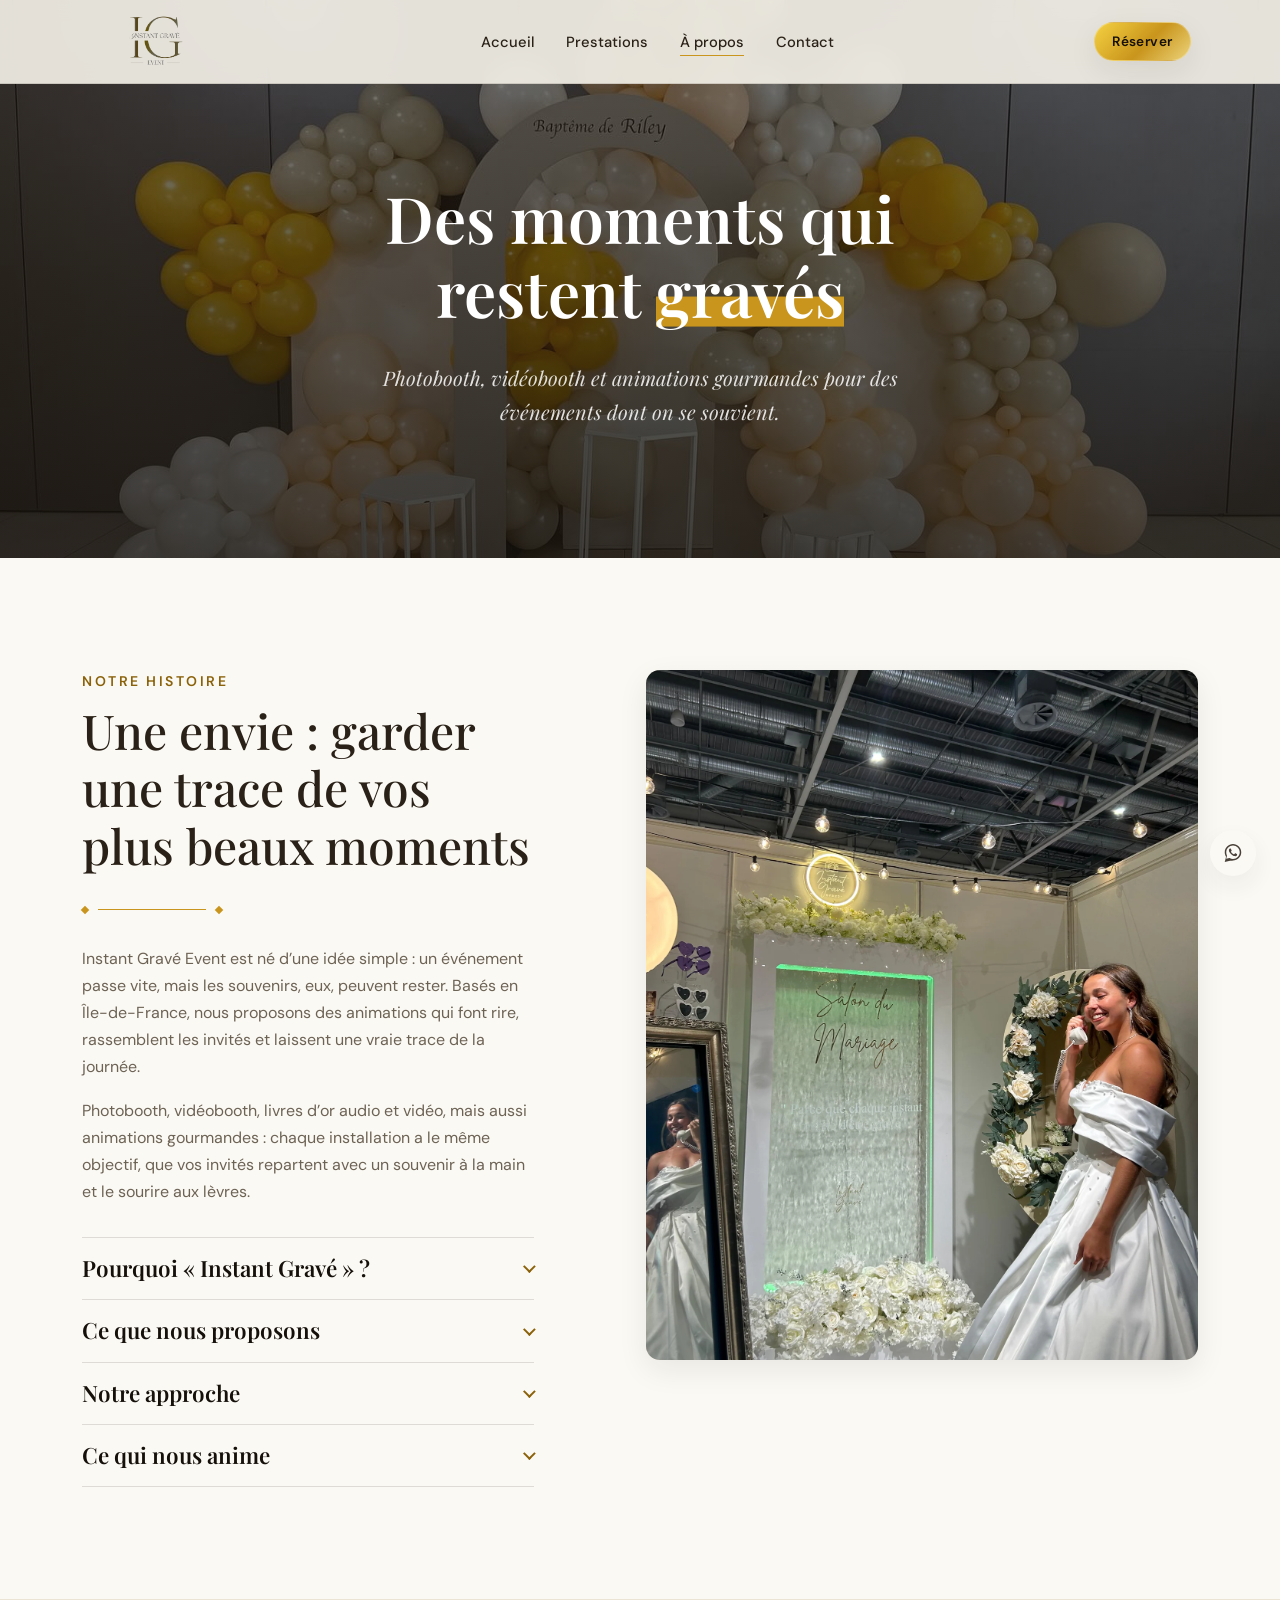
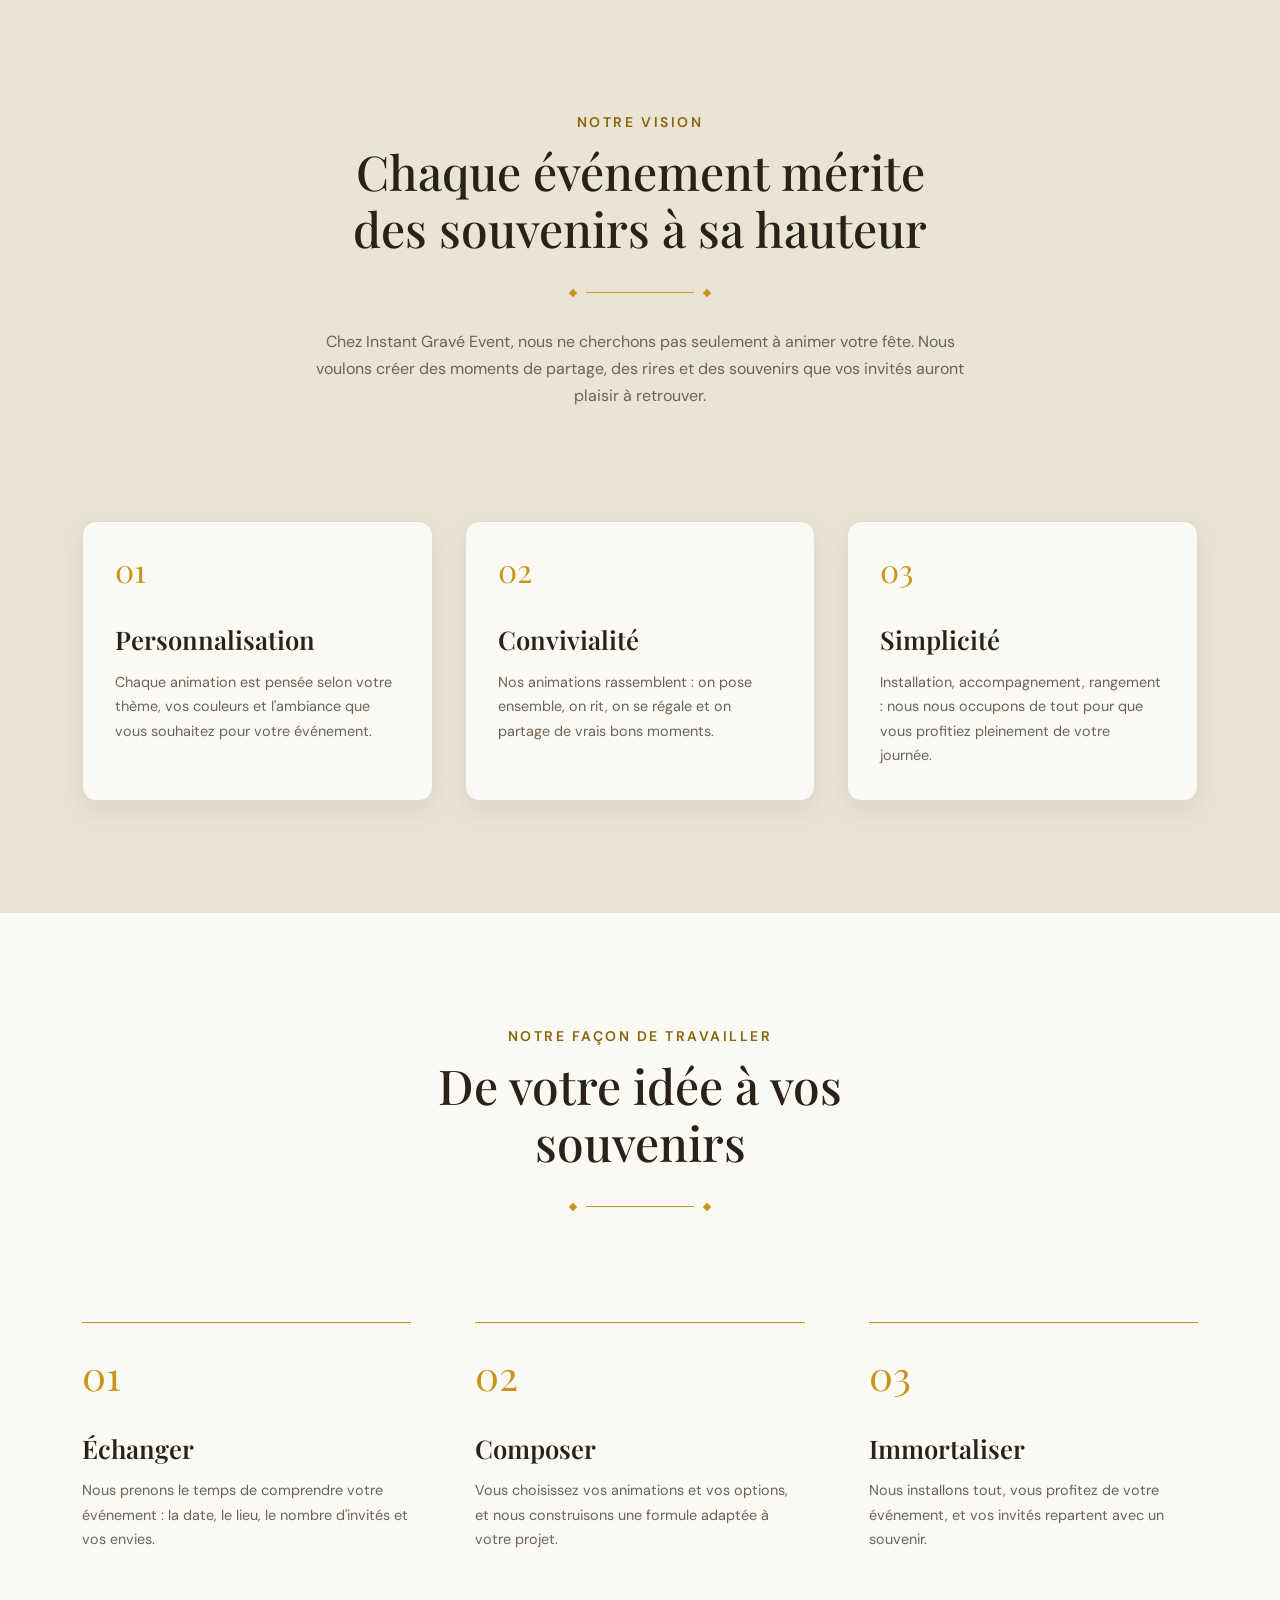
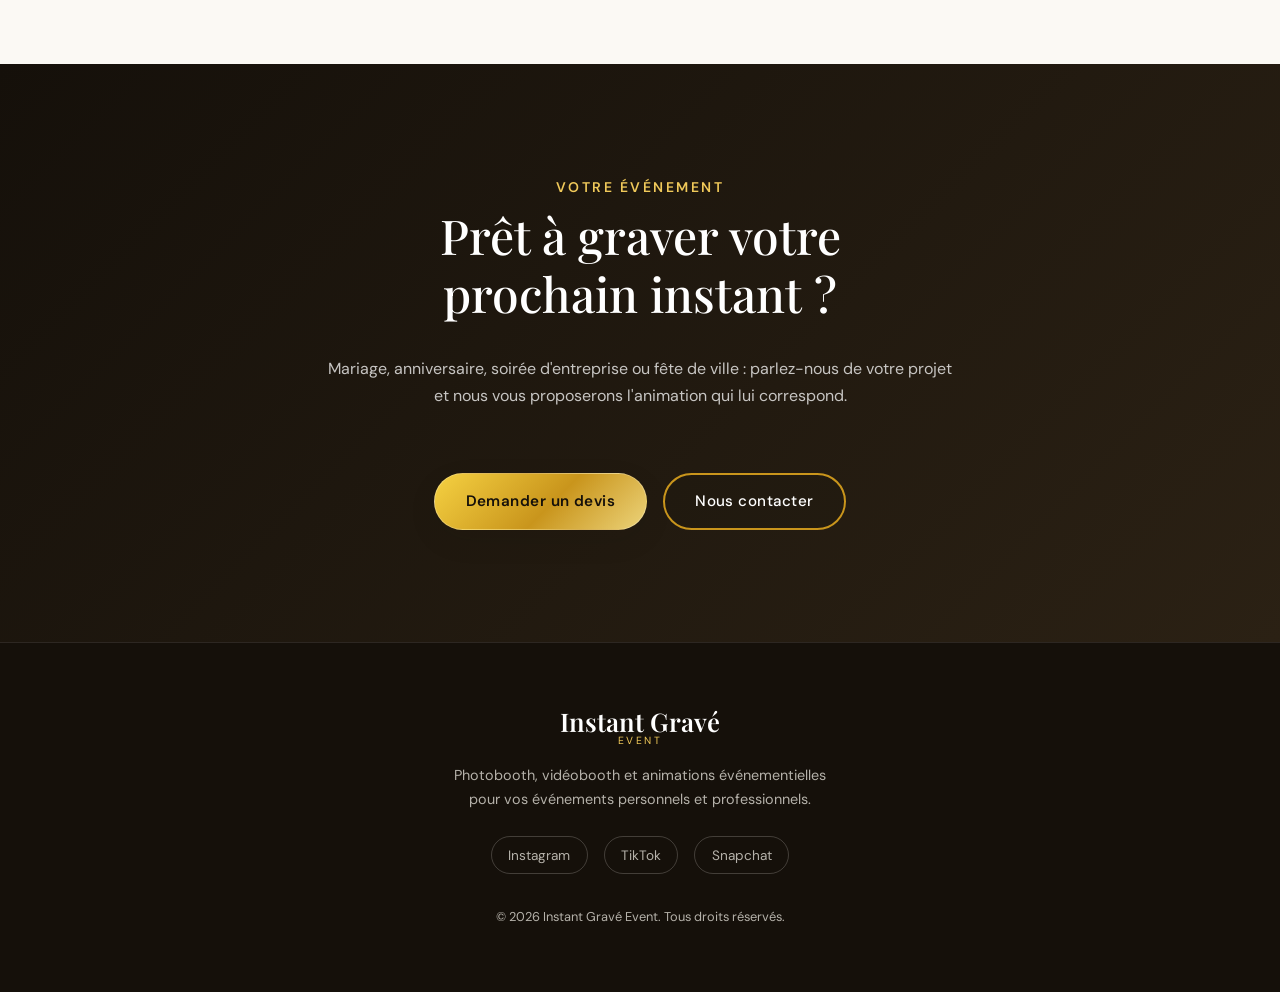
<file: about.html>
<!doctype html>
<html lang="fr">
  <head>
    <meta charset="UTF-8" />
    <meta name="viewport" content="width=device-width, initial-scale=1.0" />
    <title>À propos — Instant Gravé Event | Photobooth, vidéobooth et animations en Île-de-France</title>
    <meta
      name="description"
      content="Découvrez Instant Gravé Event : photobooth, vidéobooth, livres d'or et animations gourmandes pour graver vos plus beaux moments, en Île-de-France."
    />
    <meta name="theme-color" content="#15100a" />

    <!-- Open Graph (ajoute og:image et og:url une fois le nom de domaine connu) -->
    <meta property="og:type" content="website" />
    <meta property="og:locale" content="fr_FR" />
    <meta property="og:site_name" content="Instant Gravé Event" />
    <meta property="og:title" content="À propos — Instant Gravé Event" />
    <meta
      property="og:description"
      content="Des animations photo, vidéo et gourmandes pour que vos événements restent gravés dans les mémoires."
    />

    <link rel="preconnect" href="https://fonts.googleapis.com" />
    <link rel="preconnect" href="https://fonts.gstatic.com" crossorigin />
    <link
      href="https://fonts.googleapis.com/css2?family=DM+Sans:wght@300;400;500;600;700&family=Playfair+Display:ital,wght@0,400;0,500;0,600;0,700;1,400;1,500&display=swap"
      rel="stylesheet"
    />

    <link rel="stylesheet" href="style.css" />
  </head>
  <body>
    <a href="#main-content" class="skip-link">Aller au contenu principal</a>

    <!-- ============ HEADER ============ -->
    <header class="site-header" id="site-header">
      <div class="header__inner">
        <a
          href="index.html"
          class="logo"
          aria-label="Instant Gravé Event, retour à l'accueil"
        >
          <img src="assets/images/logo.webp" alt="Instant Gravé Event" />
        </a>

        <nav class="main-nav" id="main-nav" aria-label="Navigation principale">
          <ul class="main-nav__list">
            <li><a href="index.html" class="main-nav__link">Accueil</a></li>
            <li>
              <a href="prestations.html" class="main-nav__link">Prestations</a>
            </li>
            <li>
              <a href="about.html" class="main-nav__link" aria-current="page">À propos</a>
            </li>
            <li>
              <a href="contact.html" class="main-nav__link">Contact</a>
            </li>
          </ul>
        </nav>

        <div class="header__actions">
          <a href="devis.html" class="btn btn--gold btn--small header__cta"
            >Réserver</a
          >

          <button
            type="button"
            class="burger"
            id="burger"
            aria-expanded="false"
            aria-controls="main-nav"
            aria-label="Ouvrir le menu"
          >
            <span class="burger__bar"></span>
            <span class="burger__bar"></span>
            <span class="burger__bar"></span>
          </button>
        </div>
      </div>
    </header>

    <main id="main-content">
      <!-- ============ HERO ============ -->
      <section class="hero hero--page">
        <img
          class="hero__image"
          src="assets/images/about-hero.webp"
          alt=""
          fetchpriority="high"
          decoding="async"
          onerror="this.style.display = 'none'"
        />
        <div class="hero__overlay" aria-hidden="true"></div>
        <div class="hero__content">
          <h1 class="hero__title">
            Des moments qui restent <span class="highlight">gravés</span>
          </h1>
          <p class="hero__subtitle">
            Photobooth, vidéobooth et animations gourmandes pour des
            événements dont on se souvient.
          </p>
        </div>
      </section>

      <!-- ============ NOTRE HISTOIRE ============ -->
      <section class="section about-story" id="notre-histoire" aria-labelledby="story-title">
        <div class="container about-story__inner">
          <div class="about-story__content">
            <p class="eyebrow">Notre histoire</p>

            <h2 class="section__title section__title--left" id="story-title">
              Une envie : garder une trace de vos plus beaux moments
            </h2>

            <div class="divider divider--left" aria-hidden="true">
              <span></span>
            </div>

            <!-- À PERSONNALISER : ajoute ici le prénom du fondateur, l'année de création, l'anecdote de départ… -->
            <p class="about-story__text">Instant Gravé Event est né d’une idée simple : un événement passe vite, mais les souvenirs, eux, peuvent rester. Basés en Île-de-France, nous proposons des animations qui font rire, rassemblent les invités et laissent une vraie trace de la journée.</p>
            <p class="about-story__text">Photobooth, vidéobooth, livres d’or audio et vidéo, mais aussi animations gourmandes : chaque installation a le même objectif, que vos invités repartent avec un souvenir à la main et le sourire aux lèvres.</p>

            <!-- La suite de l'histoire : un bloc dépliable par thème (aucun JS nécessaire) -->
            <div class="about-more">
              <details class="about-more__item">
                <summary class="about-more__summary">Pourquoi «&nbsp;Instant Gravé&nbsp;»&nbsp;?</summary>
                <div class="about-more__body">
                  <p class="about-story__text">Parce qu’un instant, c’est fragile. Une photo imprimée qu’on glisse dans sa poche, un message vidéo laissé aux mariés, une photo porte-clé qu’on retrouve des mois plus tard : ce sont ces petits objets et ces petits moments qui font qu’une fête reste vivante bien après la dernière danse.</p>
                  <p class="about-story__text">Notre nom résume notre métier : transformer un instant en souvenir que l’on peut garder.</p>
                </div>
              </details>
              <details class="about-more__item">
                <summary class="about-more__summary">Ce que nous proposons</summary>
                <div class="about-more__body">
                  <p class="about-story__text">Côté images, nous installons des photobooths, des vidéobooths et des miroirbooths, avec leurs murs de fond, enclos et poteaux LED pour créer un véritable coin photo. Nous proposons aussi la photo porte-clé et des livres d’or audio ou vidéo, pour que chaque invité puisse laisser un message.</p>
                  <p class="about-story__text">Côté gourmandise, nos animations régalent petits et grands : granita, gaufres, pancakes, barbe à papa et popcorn.</p>
                  <p class="about-story__text">Nous intervenons pour des mariages, anniversaires et fêtes de famille, mais aussi pour des événements professionnels : entreprises, comités d’entreprise, collectivités et fêtes de ville.</p>
                </div>
              </details>
              <details class="about-more__item">
                <summary class="about-more__summary">Notre approche</summary>
                <div class="about-more__body">
                  <p class="about-story__text">Tout commence par une discussion. Nous voulons comprendre votre événement : sa date, son lieu, le nombre d’invités, l’ambiance recherchée et ce que vous avez en tête. C’est à partir de là que nous composons une formule adaptée, plutôt que de vous proposer un pack identique pour tout le monde.</p>
                  <p class="about-story__text">Nous accordons de l’importance à la simplicité : une installation soignée, du matériel prêt à l’emploi et des animations faciles à prendre en main pour vos invités, quel que soit leur âge.</p>
                  <p class="about-story__text">Notre objectif est que vous puissiez profiter de votre événement sans vous soucier de la logistique, en sachant que les souvenirs sont entre de bonnes mains.</p>
                </div>
              </details>
              <details class="about-more__item">
                <summary class="about-more__summary">Ce qui nous anime</summary>
                <div class="about-more__body">
                  <p class="about-story__text">Ce que nous préférons, c’est le moment où l’animation prend vie : le fou rire devant le photobooth, la file qui se forme devant le stand de gaufres, le message ému laissé dans le livre d’or. C’est cette ambiance, spontanée et chaleureuse, qui nous motive à chaque événement.</p>
                  <p class="about-story__text">Pour la suite, nous souhaitons continuer à faire grandir Instant Gravé Event en gardant ce qui compte pour nous : des animations conviviales, un service sur mesure et une vraie relation avec nos clients.</p>
                </div>
              </details>
            </div>
          </div>

          <figure class="about-story__media reveal">
            <img
              src="assets/images/approche.webp"
              alt="Photobooth Instant Gravé Event lors d'un événement"
              loading="lazy"
              decoding="async"
              onerror="this.parentElement.classList.add('is-placeholder')"
            />
          </figure>
        </div>
      </section>

      <!-- ============ NOTRE VISION ============ -->
      <section class="section about-vision" aria-labelledby="vision-title">
        <div class="container">
          <div class="about-vision__header">
            <p class="eyebrow">Notre vision</p>

            <h2 class="section__title" id="vision-title">
              Chaque événement mérite des souvenirs à sa hauteur
            </h2>

            <div class="divider" aria-hidden="true">
              <span></span>
            </div>

            <p class="about-vision__intro">
              Chez Instant Gravé Event, nous ne cherchons pas seulement à
              animer votre fête. Nous voulons créer des moments de partage,
              des rires et des souvenirs que vos invités auront plaisir à
              retrouver.
            </p>
          </div>

          <div class="about-values reveal">
            <article class="about-value">
              <span class="about-value__number" aria-hidden="true">01</span>
              <div>
                <h3>Personnalisation</h3>
                <p>
                  Chaque animation est pensée selon votre thème, vos couleurs
                  et l'ambiance que vous souhaitez pour votre événement.
                </p>
              </div>
            </article>

            <article class="about-value">
              <span class="about-value__number" aria-hidden="true">02</span>
              <div>
                <h3>Convivialité</h3>
                <p>
                  Nos animations rassemblent : on pose ensemble, on rit, on se
                  régale et on partage de vrais bons moments.
                </p>
              </div>
            </article>

            <article class="about-value">
              <span class="about-value__number" aria-hidden="true">03</span>
              <div>
                <h3>Simplicité</h3>
                <p>
                  Installation, accompagnement, rangement : nous nous occupons
                  de tout pour que vous profitiez pleinement de votre journée.
                </p>
              </div>
            </article>
          </div>
        </div>
      </section>

      <!-- ============ NOTRE FAÇON DE TRAVAILLER ============ -->
      <section class="section about-process" aria-labelledby="process-title">
        <div class="container">
          <div class="about-process__header">
            <p class="eyebrow">Notre façon de travailler</p>

            <h2 class="section__title" id="process-title">
              De votre idée à vos souvenirs
            </h2>

            <div class="divider" aria-hidden="true">
              <span></span>
            </div>
          </div>

          <ol class="process reveal">
            <li class="process__item">
              <span class="process__number" aria-hidden="true">01</span>
              <div class="process__content">
                <h3>Échanger</h3>
                <p>
                  Nous prenons le temps de comprendre votre événement : la
                  date, le lieu, le nombre d'invités et vos envies.
                </p>
              </div>
            </li>

            <li class="process__item">
              <span class="process__number" aria-hidden="true">02</span>
              <div class="process__content">
                <h3>Composer</h3>
                <p>
                  Vous choisissez vos animations et vos options, et nous
                  construisons une formule adaptée à votre projet.
                </p>
              </div>
            </li>

            <li class="process__item">
              <span class="process__number" aria-hidden="true">03</span>
              <div class="process__content">
                <h3>Immortaliser</h3>
                <p>
                  Nous installons tout, vous profitez de votre événement, et
                  vos invités repartent avec un souvenir.
                </p>
              </div>
            </li>
          </ol>
        </div>
      </section>

      <!-- ============ CTA ============ -->
      <section class="section about-cta" aria-labelledby="cta-title">
        <div class="container about-cta__inner">
          <p class="eyebrow">Votre événement</p>

          <h2 class="section__title" id="cta-title">
            Prêt à graver votre prochain instant&nbsp;?
          </h2>

          <p class="about-cta__text">
            Mariage, anniversaire, soirée d'entreprise ou fête de ville :
            parlez-nous de votre projet et nous vous proposerons l'animation
            qui lui correspond.
          </p>

          <div class="about-cta__actions">
            <a href="devis.html" class="btn btn--gold">
              Demander un devis
            </a>
            <a href="contact.html" class="btn btn--outline">
              Nous contacter
            </a>
          </div>
        </div>
      </section>
    </main>

    <!-- ============ FOOTER ============ -->
    <footer class="site-footer">
      <div class="container site-footer__inner">
        <div class="site-footer__brand">
          <span class="logo__main">Instant Gravé</span>
          <span class="logo__sub">Event</span>
        </div>
        <p class="site-footer__tagline">
          Photobooth, vidéobooth et animations événementielles pour vos
          événements personnels et professionnels.
        </p>
        <div class="site-footer__socials">
          <a
            href="https://www.instagram.com/instant.grave"
            target="_blank"
            rel="noopener noreferrer"
            >Instagram</a
          >
          <a
            href="https://www.tiktok.com/@instantgrave"
            target="_blank"
            rel="noopener noreferrer"
            >TikTok</a
          >
          <a
            href="https://www.snapchat.com/add/instant.grave"
            target="_blank"
            rel="noopener noreferrer"
            >Snapchat</a
          >
        </div>
        <p class="site-footer__copy">
          © <span id="current-year">2026</span> Instant Gravé Event. Tous droits
          réservés.
        </p>
      </div>
    </footer>

    <!-- ============ BOUTON WHATSAPP FLOTTANT ============ -->
    <a
      href="https://wa.me/33667157399"
      target="_blank"
      rel="noopener noreferrer"
      class="whatsapp-float"
      aria-label="Contacter Instant Gravé sur WhatsApp"
    >
      <svg viewBox="0 0 32 32" aria-hidden="true">
        <path
          d="M16.001 3C9.373 3 4 8.373 4 15c0 2.386.696 4.607 1.897 6.475L4 29l7.72-1.86A11.94 11.94 0 0 0 16 27c6.628 0 12-5.373 12-12S22.629 3 16.001 3zm0 21.8a9.76 9.76 0 0 1-4.98-1.363l-.357-.213-4.583 1.104 1.223-4.47-.232-.367A9.76 9.76 0 0 1 6.2 15c0-5.404 4.397-9.8 9.801-9.8 5.403 0 9.8 4.396 9.8 9.8 0 5.404-4.397 9.8-9.8 9.8zm5.377-7.34c-.294-.147-1.74-.859-2.01-.957-.27-.098-.466-.147-.663.147-.196.294-.76.957-.933 1.153-.172.196-.343.22-.637.073-.294-.147-1.24-.457-2.362-1.457-.873-.779-1.463-1.74-1.635-2.034-.172-.294-.018-.453.129-.6.132-.132.294-.343.441-.514.147-.172.196-.294.294-.49.098-.196.049-.367-.024-.514-.073-.147-.663-1.597-.909-2.187-.239-.574-.482-.497-.663-.506l-.564-.01c-.196 0-.514.073-.784.367-.27.294-1.03 1.006-1.03 2.455 0 1.448 1.055 2.848 1.202 3.044.147.196 2.076 3.17 5.032 4.444.703.303 1.251.484 1.679.62.705.224 1.347.192 1.854.117.566-.084 1.74-.712 1.985-1.4.245-.69.245-1.28.172-1.4-.073-.122-.269-.196-.563-.343z"
        />
      </svg>
    </a>

    <script src="script.js"></script>
  </body>
</html>
</file>
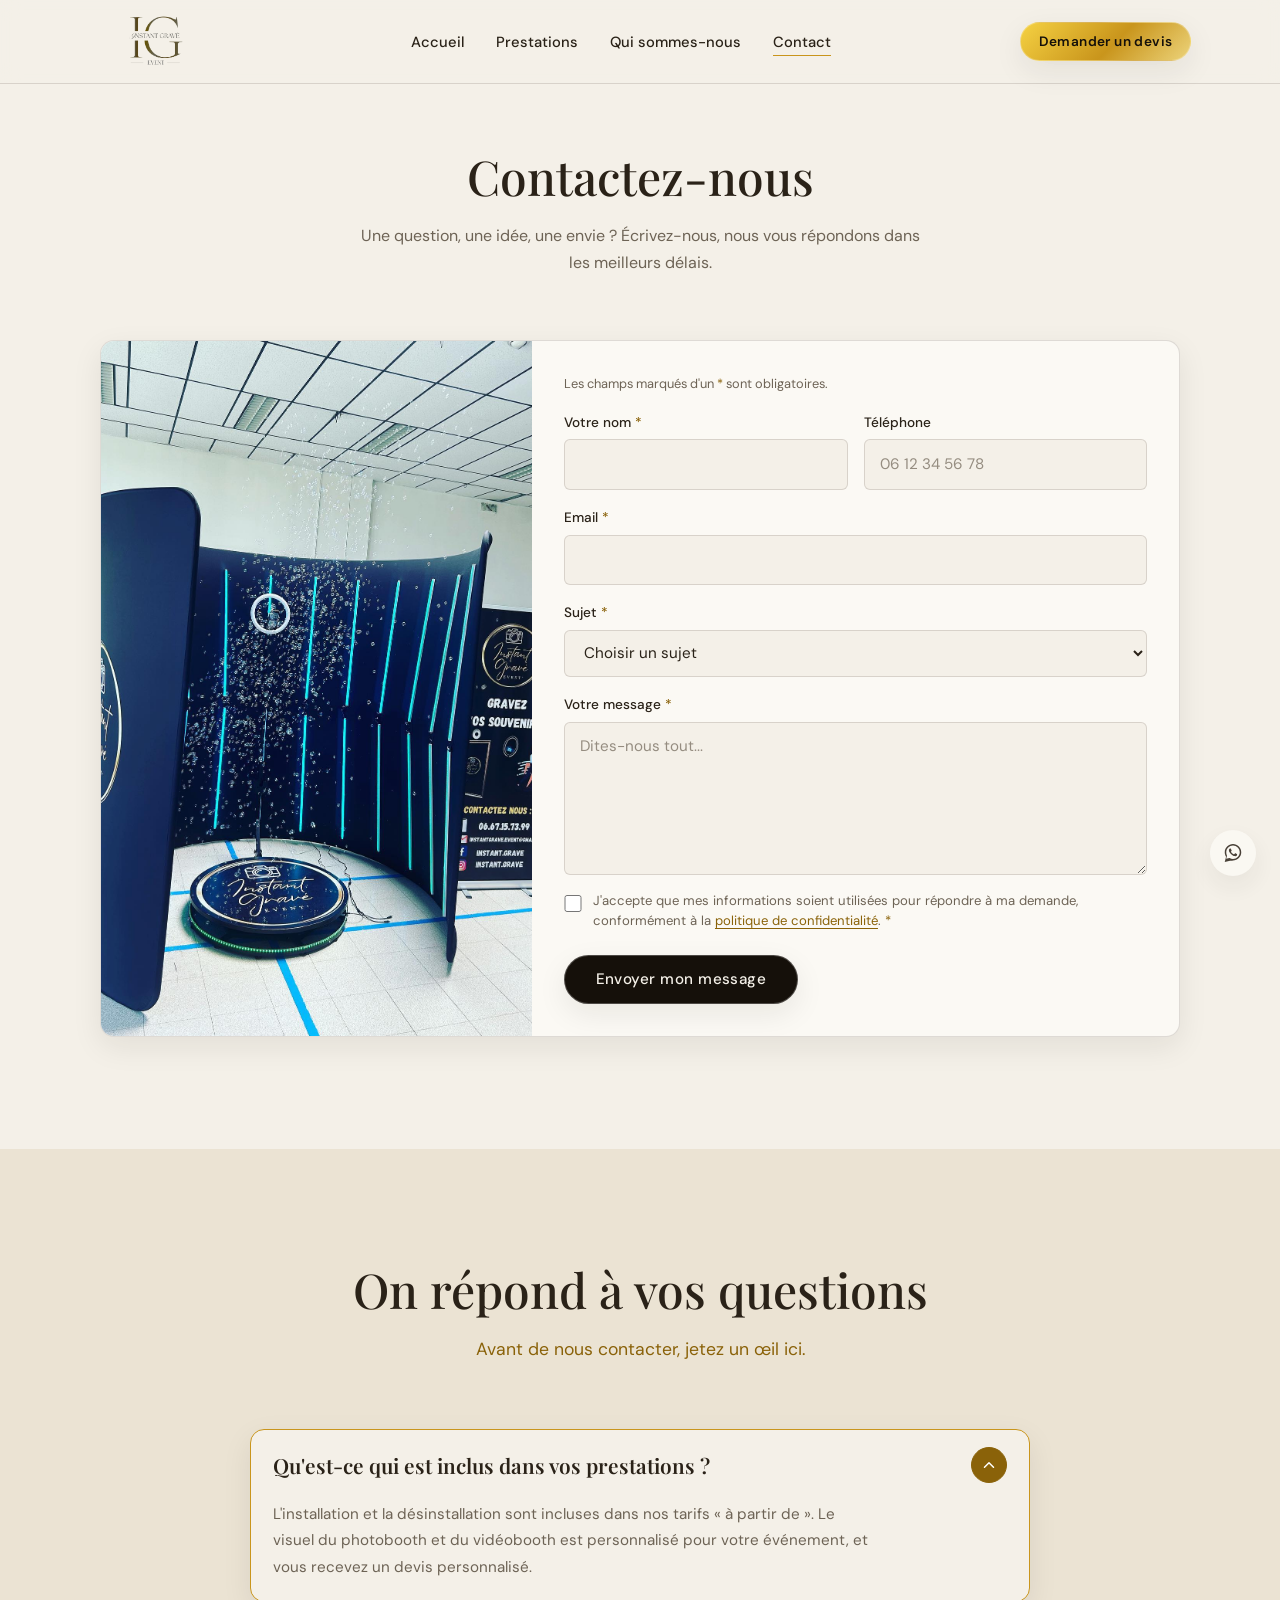
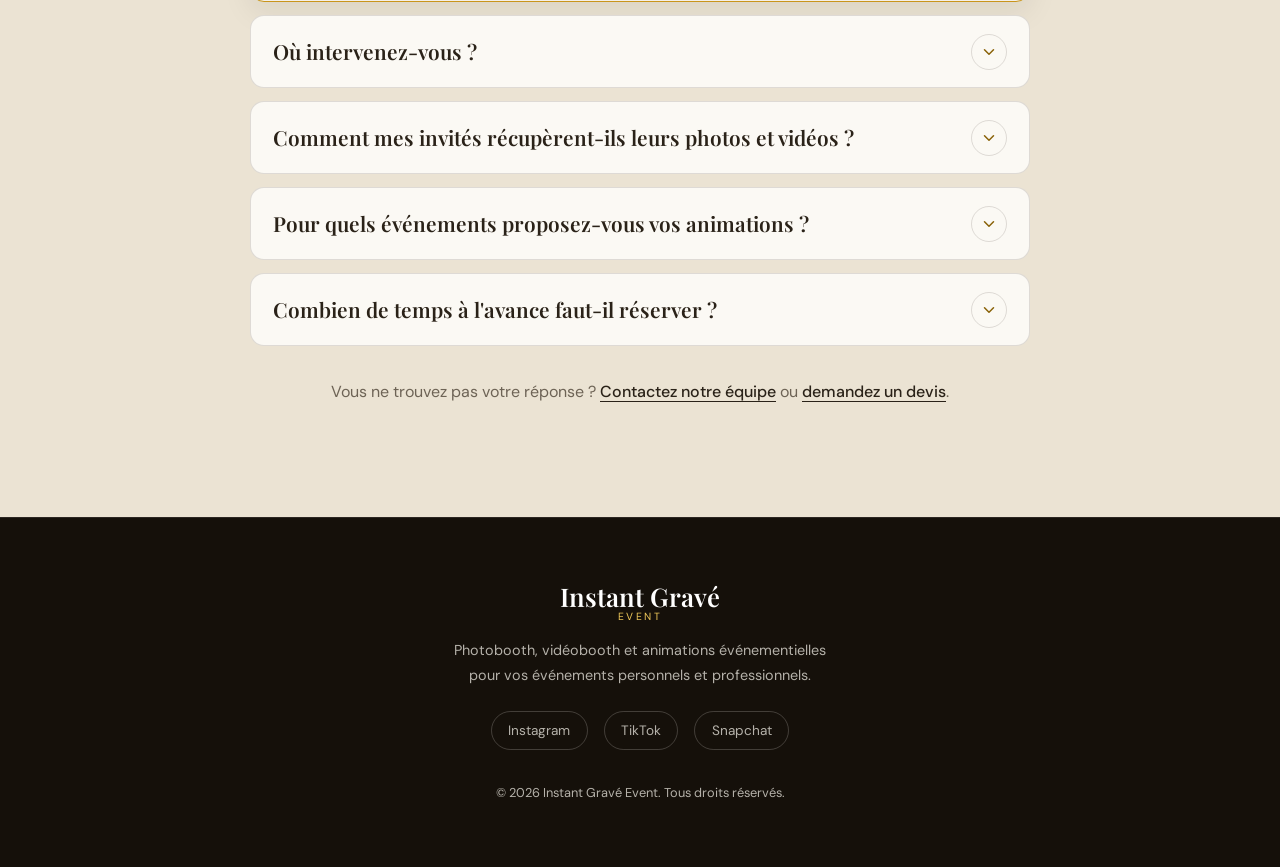
<file: contact.html>
<!doctype html>
<html lang="fr">
  <head>
    <meta charset="UTF-8" />
    <meta name="viewport" content="width=device-width, initial-scale=1.0" />
    <title>Contact et FAQ — Instant Gravé Event | Photobooth, vidéobooth &amp; animations</title>
    <meta
      name="description"
      content="Contactez Instant Gravé Event pour votre photobooth, vidéobooth ou animation gourmande et retrouvez les réponses à vos questions : zone d'intervention, personnalisation, réservation."
    />
    <meta name="theme-color" content="#15100a" />

    <meta property="og:type" content="website" />
    <meta property="og:locale" content="fr_FR" />
    <meta property="og:site_name" content="Instant Gravé Event" />
    <meta property="og:title" content="Contact — Instant Gravé Event" />
    <meta
      property="og:description"
      content="Une question sur votre événement ? Écrivez-nous et retrouvez nos réponses aux questions fréquentes."
    />

    <link rel="preconnect" href="https://fonts.googleapis.com" />
    <link rel="preconnect" href="https://fonts.gstatic.com" crossorigin />
    <link
      href="https://fonts.googleapis.com/css2?family=DM+Sans:wght@300;400;500;600&family=Playfair+Display:ital,wght@0,400;0,600;0,700;1,400&display=swap"
      rel="stylesheet"
    />

    <link rel="stylesheet" href="style.css" />
    <script type="application/ld+json">
      {
        "@context": "https://schema.org",
        "@type": "FAQPage",
        "mainEntity": [
          {
            "@type": "Question",
            "name": "Qu'est-ce qui est inclus dans vos prestations ?",
            "acceptedAnswer": {
              "@type": "Answer",
              "text": "L'installation et la désinstallation sont incluses dans nos tarifs « à partir de ». Le visuel du photobooth et du vidéobooth est personnalisé pour votre événement, et vous recevez un devis personnalisé."
            }
          },
          {
            "@type": "Question",
            "name": "Où intervenez-vous ?",
            "acceptedAnswer": {
              "@type": "Answer",
              "text": "Nous sommes implantés en Île-de-France et nous intervenons sur l'ensemble du territoire national. Indiquez le lieu de votre événement dans votre demande de devis."
            }
          },
          {
            "@type": "Question",
            "name": "Comment mes invités récupèrent-ils leurs photos et vidéos ?",
            "acceptedAnswer": {
              "@type": "Answer",
              "text": "Avec le photobooth : impression instantanée ou envoi par QR-code ou par mail. Avec le vidéobooth : vidéos en instantané, avec visuel et fond sonore personnalisés."
            }
          },
          {
            "@type": "Question",
            "name": "Pour quels événements proposez-vous vos animations ?",
            "acceptedAnswer": {
              "@type": "Answer",
              "text": "Mariages, anniversaires, baptêmes, salons et séminaires d'entreprise : chaque prestation s'adapte à votre événement, pour les particuliers comme pour les professionnels."
            }
          },
          {
            "@type": "Question",
            "name": "Combien de temps à l'avance faut-il réserver ?",
            "acceptedAnswer": {
              "@type": "Answer",
              "text": "Dès que votre date est fixée : plus vous nous contactez tôt, plus nous avons de chances d'être disponibles. Pour un événement à court terme, écrivez-nous sur WhatsApp."
            }
          }
        ]
      }
    </script>
  </head>
  <body>
    <a href="#main-content" class="skip-link">Aller au contenu principal</a>

    <!-- ============ HEADER ============ -->
    <header class="site-header" id="site-header">
      <div class="header__inner">
        <a href="index.html" class="logo" aria-label="Instant Gravé Event, retour à l'accueil">
          <img src="assets/images/logo.webp" alt="Instant Gravé Event" />
        </a>

        <nav class="main-nav" id="main-nav" aria-label="Navigation principale">
          <ul class="main-nav__list">
            <li><a href="index.html" class="main-nav__link">Accueil</a></li>
            <li><a href="prestations.html" class="main-nav__link">Prestations</a></li>
            <li><a href="about.html" class="main-nav__link">Qui sommes-nous</a></li>
            <li><a href="contact.html" class="main-nav__link" aria-current="page">Contact</a></li>
            <li class="main-nav__cta-item">
              <a href="devis.html" class="btn btn--gold btn--small">Demander un devis</a>
            </li>
          </ul>
        </nav>

        <div class="header__actions">
          <a href="devis.html" class="btn btn--gold btn--small header__cta">Demander un devis</a>
          <button
            type="button"
            class="burger"
            id="burger"
            aria-expanded="false"
            aria-controls="main-nav"
            aria-label="Ouvrir le menu"
          >
            <span class="burger__bar"></span>
            <span class="burger__bar"></span>
            <span class="burger__bar"></span>
          </button>
        </div>
      </div>
    </header>

    <main id="main-content">
      <!-- ============ FORMULAIRE DE CONTACT ============ -->
      <section class="section devis__section">
        <h1 class="section__title">Contactez-nous</h1>
        <p class="devis__intro">
          Une question, une idée, une envie ? Écrivez-nous, nous vous répondons
          dans les meilleurs délais.
        </p>

        <div class="devis__form-wrapper" id="formulaire">
          <img
            class="devis__image"
            src="assets/images/contact.webp"
            alt="Animation photobooth Instant Gravé Event lors d'un événement"
            onerror="this.style.visibility = 'hidden'"
          />

          <!-- ⚠️ À CONFIGURER : remplace l'action par ton service d'envoi (Formspree, Netlify Forms, PHP...) -->
          <form class="devis" action="https://formspree.io/f/VOTRE_ID" method="POST">
            <input type="hidden" name="_subject" value="Nouveau message — page Contact Instant Gravé Event" />
            <!-- Anti-spam : champ piège invisible (reconnu par Formspree) -->
            <input type="text" name="_gotcha" tabindex="-1" autocomplete="off" aria-hidden="true" style="display: none" />

            <p class="devis__required-note">
              Les champs marqués d'un <span aria-hidden="true">*</span> sont obligatoires.
            </p>

            <div class="devis__row">
              <label class="devis__field" for="nom">
                <span class="devis__label">Votre nom <span aria-hidden="true">*</span></span>
                <input type="text" name="nom" id="nom" autocomplete="name" required />
              </label>

              <label class="devis__field" for="telephone">
                <span class="devis__label">Téléphone</span>
                <input type="tel" name="telephone" id="telephone" autocomplete="tel" placeholder="06 12 34 56 78" />
              </label>
            </div>

            <label class="devis__field" for="email">
              <span class="devis__label">Email <span aria-hidden="true">*</span></span>
              <input type="email" name="email" id="email" autocomplete="email" required />
            </label>

            <label class="devis__field" for="sujet">
              <span class="devis__label">Sujet <span aria-hidden="true">*</span></span>
              <select name="sujet" id="sujet" required>
                <option value="" disabled selected>Choisir un sujet</option>
                <option>Une question sur vos prestations</option>
                <option>Disponibilités et réservation</option>
                <option>Personnalisation (visuel, fond sonore...)</option>
                <option>Partenariat / collaboration</option>
                <option>Autre</option>
              </select>
            </label>

            <label class="devis__field" for="message">
              <span class="devis__label">Votre message <span aria-hidden="true">*</span></span>
              <textarea name="message" id="message" rows="5" placeholder="Dites-nous tout..." required></textarea>
            </label>

            <label class="devis__consent" for="consent">
              <input type="checkbox" name="consent" id="consent" required />
              <span>
                J'accepte que mes informations soient utilisées pour répondre à
                ma demande, conformément à la
                <a href="politique-confidentialite.html">politique de confidentialité</a>.
                <span aria-hidden="true">*</span>
              </span>
            </label>

            <button type="submit" class="btn btn--gold devis__submit">Envoyer mon message</button>
          </form>
        </div>
      </section>

      <!-- ============ FAQ ============ -->
      <section class="section faq" id="faq" aria-labelledby="faq-title">
        <div class="faq__header">
          <h2 class="section__title" id="faq-title">On répond à vos questions</h2>
          <p class="faq__subtitle">Avant de nous contacter, jetez un œil ici.</p>
        </div>

        <div class="faq__list">
          <details class="faq__item" name="faq" open>
            <summary class="faq__question">
              <span>Qu'est-ce qui est inclus dans vos prestations ?</span>
              <span class="faq__icon" aria-hidden="true">
                <svg viewBox="0 0 24 24"><path d="m6 9 6 6 6-6" fill="none" stroke="currentColor" stroke-width="2" stroke-linecap="round" stroke-linejoin="round" /></svg>
              </span>
            </summary>
            <div class="faq__answer">
              <p>L'installation et la désinstallation sont incluses dans nos tarifs « à partir de ». Le visuel du photobooth et du vidéobooth est personnalisé pour votre événement, et vous recevez un devis personnalisé.</p>
            </div>
          </details>

          <details class="faq__item" name="faq">
            <summary class="faq__question">
              <span>Où intervenez-vous ?</span>
              <span class="faq__icon" aria-hidden="true">
                <svg viewBox="0 0 24 24"><path d="m6 9 6 6 6-6" fill="none" stroke="currentColor" stroke-width="2" stroke-linecap="round" stroke-linejoin="round" /></svg>
              </span>
            </summary>
            <div class="faq__answer">
              <p>Nous sommes implantés en Île-de-France et nous intervenons sur l'ensemble du territoire national. Indiquez le lieu de votre événement dans votre demande de devis.</p>
            </div>
          </details>

          <details class="faq__item" name="faq">
            <summary class="faq__question">
              <span>Comment mes invités récupèrent-ils leurs photos et vidéos ?</span>
              <span class="faq__icon" aria-hidden="true">
                <svg viewBox="0 0 24 24"><path d="m6 9 6 6 6-6" fill="none" stroke="currentColor" stroke-width="2" stroke-linecap="round" stroke-linejoin="round" /></svg>
              </span>
            </summary>
            <div class="faq__answer">
              <p>Avec le photobooth : impression instantanée ou envoi par QR-code ou par mail. Avec le vidéobooth : vidéos en instantané, avec visuel et fond sonore personnalisés.</p>
            </div>
          </details>

          <details class="faq__item" name="faq">
            <summary class="faq__question">
              <span>Pour quels événements proposez-vous vos animations ?</span>
              <span class="faq__icon" aria-hidden="true">
                <svg viewBox="0 0 24 24"><path d="m6 9 6 6 6-6" fill="none" stroke="currentColor" stroke-width="2" stroke-linecap="round" stroke-linejoin="round" /></svg>
              </span>
            </summary>
            <div class="faq__answer">
              <p>Mariages, anniversaires, baptêmes, salons et séminaires d'entreprise : chaque prestation s'adapte à votre événement, pour les particuliers comme pour les professionnels.</p>
            </div>
          </details>

          <details class="faq__item" name="faq">
            <summary class="faq__question">
              <span>Combien de temps à l'avance faut-il réserver ?</span>
              <span class="faq__icon" aria-hidden="true">
                <svg viewBox="0 0 24 24"><path d="m6 9 6 6 6-6" fill="none" stroke="currentColor" stroke-width="2" stroke-linecap="round" stroke-linejoin="round" /></svg>
              </span>
            </summary>
            <div class="faq__answer">
              <p>Dès que votre date est fixée : plus vous nous contactez tôt, plus nous avons de chances d'être disponibles. Pour un événement à court terme, écrivez-nous sur <a href="https://wa.me/33667157399" target="_blank" rel="noopener noreferrer">WhatsApp</a>.</p>
            </div>
          </details>
        </div>

        <p class="faq__more">
          Vous ne trouvez pas votre réponse ?
          <a href="#formulaire">Contactez notre équipe</a>
          ou <a href="devis.html">demandez un devis</a>.
        </p>
      </section>
    </main>

    <!-- ============ FOOTER ============ -->
    <footer class="site-footer">
      <div class="container site-footer__inner">
        <div class="site-footer__brand">
          <span class="logo__main">Instant Gravé</span>
          <span class="logo__sub">Event</span>
        </div>
        <p class="site-footer__tagline">
          Photobooth, vidéobooth et animations événementielles pour vos
          événements personnels et professionnels.
        </p>
        <div class="site-footer__socials">
          <a href="https://www.instagram.com/instant.grave" target="_blank" rel="noopener noreferrer">Instagram</a>
          <a href="https://www.tiktok.com/@instantgrave" target="_blank" rel="noopener noreferrer">TikTok</a>
          <a href="https://www.snapchat.com/add/instant.grave" target="_blank" rel="noopener noreferrer">Snapchat</a>
        </div>
        <p class="site-footer__copy">
          © <span id="current-year">2026</span> Instant Gravé Event. Tous droits réservés.
        </p>
      </div>
    </footer>

    <!-- ============ BOUTON WHATSAPP FLOTTANT ============ -->
    <a
      href="https://wa.me/33667157399"
      target="_blank"
      rel="noopener noreferrer"
      class="whatsapp-float"
      aria-label="Contacter Instant Gravé sur WhatsApp"
    >
      <svg viewBox="0 0 32 32" aria-hidden="true">
        <path
          d="M16.001 3C9.373 3 4 8.373 4 15c0 2.386.696 4.607 1.897 6.475L4 29l7.72-1.86A11.94 11.94 0 0 0 16 27c6.628 0 12-5.373 12-12S22.629 3 16.001 3zm0 21.8a9.76 9.76 0 0 1-4.98-1.363l-.357-.213-4.583 1.104 1.223-4.47-.232-.367A9.76 9.76 0 0 1 6.2 15c0-5.404 4.397-9.8 9.801-9.8 5.403 0 9.8 4.396 9.8 9.8 0 5.404-4.397 9.8-9.8 9.8zm5.377-7.34c-.294-.147-1.74-.859-2.01-.957-.27-.098-.466-.147-.663.147-.196.294-.76.957-.933 1.153-.172.196-.343.22-.637.073-.294-.147-1.24-.457-2.362-1.457-.873-.779-1.463-1.74-1.635-2.034-.172-.294-.018-.453.129-.6.132-.132.294-.343.441-.514.147-.172.196-.294.294-.49.098-.196.049-.367-.024-.514-.073-.147-.663-1.597-.909-2.187-.239-.574-.482-.497-.663-.506l-.564-.01c-.196 0-.514.073-.784.367-.27.294-1.03 1.006-1.03 2.455 0 1.448 1.055 2.848 1.202 3.044.147.196 2.076 3.17 5.032 4.444.703.303 1.251.484 1.679.62.705.224 1.347.192 1.854.117.566-.084 1.74-.712 1.985-1.4.245-.69.245-1.28.172-1.4-.073-.122-.269-.196-.563-.343z"
        />
      </svg>
    </a>

    <script src="script.js"></script>
  </body>
</html>
</file>
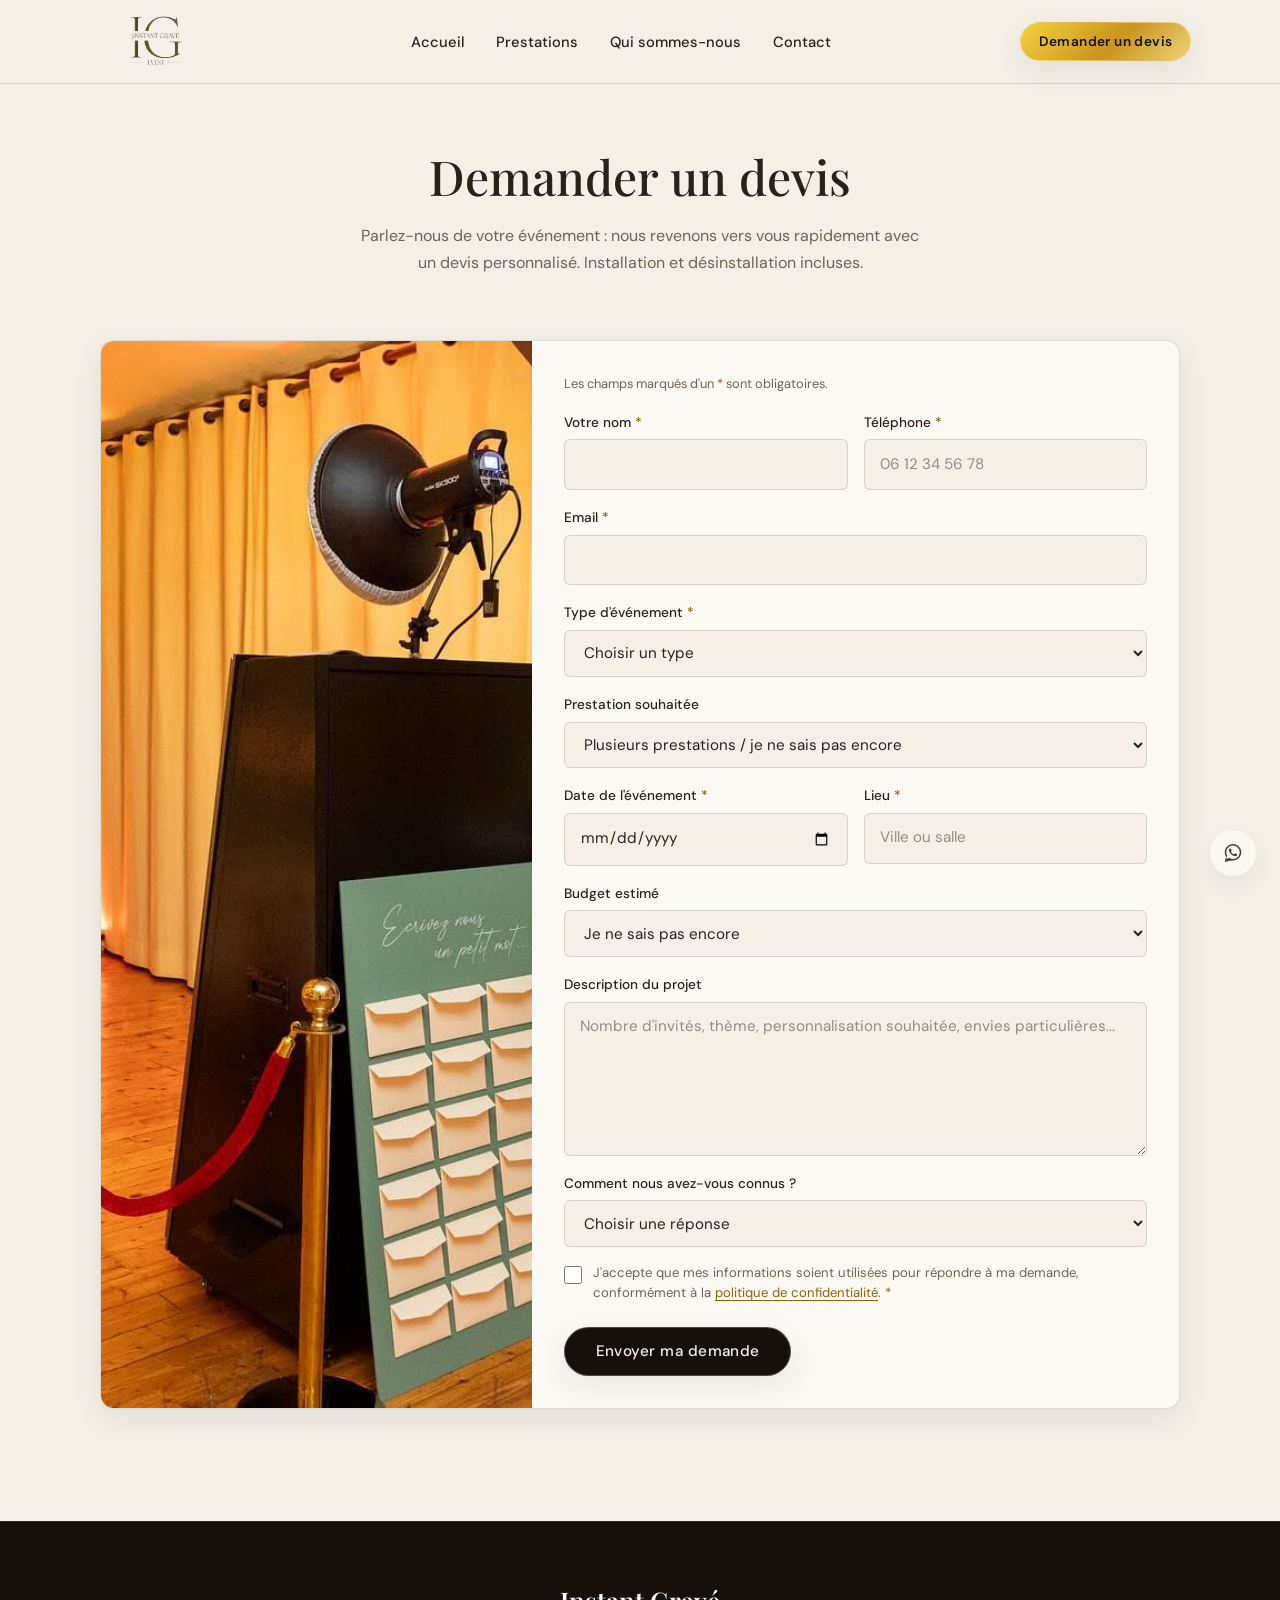
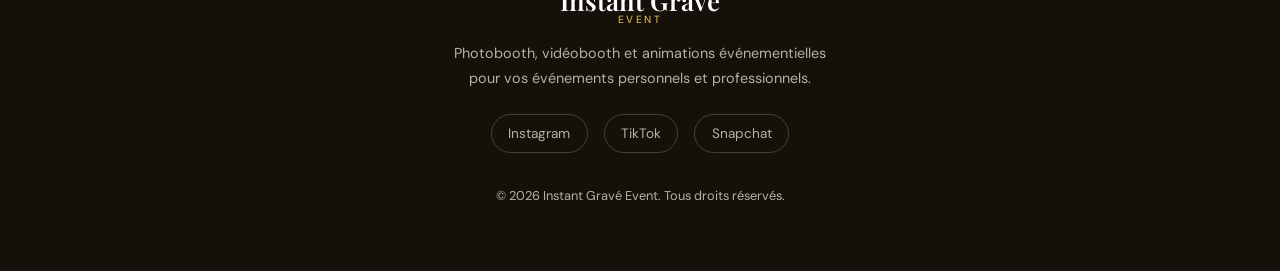
<file: devis.html>
<!doctype html>
<html lang="fr">
  <head>
    <meta charset="UTF-8" />
    <meta name="viewport" content="width=device-width, initial-scale=1.0" />
    <title>Demander un devis — Instant Gravé Event | Photobooth, vidéobooth &amp; animations</title>
    <meta
      name="description"
      content="Demandez votre devis gratuit à Instant Gravé Event : photobooth, vidéobooth, miroirbooth, livres d'or et animations gourmandes. Île-de-France et toute la France."
    />
    <meta name="theme-color" content="#15100a" />

    <meta property="og:type" content="website" />
    <meta property="og:locale" content="fr_FR" />
    <meta property="og:site_name" content="Instant Gravé Event" />
    <meta property="og:title" content="Demander un devis — Instant Gravé Event" />
    <meta
      property="og:description"
      content="Parlez-nous de votre événement : nous vous envoyons un devis personnalisé."
    />

    <link rel="preconnect" href="https://fonts.googleapis.com" />
    <link rel="preconnect" href="https://fonts.gstatic.com" crossorigin />
    <link
      href="https://fonts.googleapis.com/css2?family=DM+Sans:wght@300;400;500;600&family=Playfair+Display:ital,wght@0,400;0,600;0,700;1,400&display=swap"
      rel="stylesheet"
    />

    <link rel="stylesheet" href="style.css" />
  </head>
  <body>
    <a href="#main-content" class="skip-link">Aller au contenu principal</a>

    <!-- ============ HEADER ============ -->
    <header class="site-header" id="site-header">
      <div class="header__inner">
        <a href="index.html" class="logo" aria-label="Instant Gravé Event, retour à l'accueil">
          <img src="assets/images/logo.webp" alt="Instant Gravé Event" />
        </a>

        <nav class="main-nav" id="main-nav" aria-label="Navigation principale">
          <ul class="main-nav__list">
            <li><a href="index.html" class="main-nav__link">Accueil</a></li>
            <li><a href="prestations.html" class="main-nav__link">Prestations</a></li>
            <li><a href="about.html" class="main-nav__link">Qui sommes-nous</a></li>
            <li><a href="contact.html" class="main-nav__link">Contact</a></li>
            <li class="main-nav__cta-item">
              <a href="devis.html" class="btn btn--gold btn--small">Demander un devis</a>
            </li>
          </ul>
        </nav>

        <div class="header__actions">
          <a href="devis.html" class="btn btn--gold btn--small header__cta" aria-current="page">Demander un devis</a>
          <button
            type="button"
            class="burger"
            id="burger"
            aria-expanded="false"
            aria-controls="main-nav"
            aria-label="Ouvrir le menu"
          >
            <span class="burger__bar"></span>
            <span class="burger__bar"></span>
            <span class="burger__bar"></span>
          </button>
        </div>
      </div>
    </header>

    <main id="main-content">
      <section class="section devis__section">
        <h1 class="section__title">Demander un devis</h1>
        <p class="devis__intro">
          Parlez-nous de votre événement : nous revenons vers vous rapidement
          avec un devis personnalisé. Installation et désinstallation incluses.
        </p>

        <div class="devis__form-wrapper">
          <img
            class="devis__image"
            src="assets/images/devis.webp"
            alt="Animation photobooth Instant Gravé Event lors d'un événement"
            onerror="this.style.visibility = 'hidden'"
          />

          <!-- ⚠️ À CONFIGURER : remplace l'action par ton service d'envoi (Formspree, Netlify Forms, PHP...) -->
          <form class="devis" action="https://formspree.io/f/VOTRE_ID" method="POST">
            <input type="hidden" name="_subject" value="Nouvelle demande de devis — Instant Gravé Event" />
            <!-- Anti-spam : champ piège invisible (reconnu par Formspree) -->
            <input type="text" name="_gotcha" tabindex="-1" autocomplete="off" aria-hidden="true" style="display: none" />

            <p class="devis__required-note">
              Les champs marqués d'un <span aria-hidden="true">*</span> sont obligatoires.
            </p>

            <div class="devis__row">
              <label class="devis__field" for="nom">
                <span class="devis__label">Votre nom <span aria-hidden="true">*</span></span>
                <input type="text" name="nom" id="nom" autocomplete="name" required />
              </label>

              <label class="devis__field" for="telephone">
                <span class="devis__label">Téléphone <span aria-hidden="true">*</span></span>
                <input type="tel" name="telephone" id="telephone" autocomplete="tel" placeholder="06 12 34 56 78" required />
              </label>
            </div>

            <label class="devis__field" for="email">
              <span class="devis__label">Email <span aria-hidden="true">*</span></span>
              <input type="email" name="email" id="email" autocomplete="email" required />
            </label>

            <label class="devis__field" for="type">
              <span class="devis__label">Type d'événement <span aria-hidden="true">*</span></span>
              <select name="type" id="type" required>
                <option value="" disabled selected>Choisir un type</option>
                <option>Mariage</option>
                <option>Anniversaire</option>
                <option>Baptême</option>
                <option>Salon / événement d'entreprise</option>
                <option>Séminaire</option>
                <option>Autre</option>
              </select>
            </label>

            <label class="devis__field" for="prestation">
              <span class="devis__label">Prestation souhaitée</span>
              <select name="prestation" id="prestation">
                <option value="" selected>Plusieurs prestations / je ne sais pas encore</option>
                <optgroup label="Photo &amp; vidéo">
                  <option data-slug="photobooth">Photobooth</option>
                  <option data-slug="photobooth-v2">Photobooth V2</option>
                  <option data-slug="videobooth">Vidéobooth</option>
                  <option data-slug="miroirbooth">Miroirbooth</option>
                </optgroup>
                <optgroup label="Livres d'or">
                  <option data-slug="livre-d-or-audio">Livre d'or audio</option>
                  <option data-slug="livre-d-or-video">Livre d'or vidéo</option>
                </optgroup>
                <optgroup label="Décor &amp; accessoires">
                  <option data-slug="panneau-fontaine">Panneau fontaine</option>
                  <option data-slug="poteaux-led">Poteaux LED</option>
                  <option data-slug="mur-de-fond">Mur de fond</option>
                  <option data-slug="enclos">Enclos</option>
                  <option data-slug="photo-porte-cles">Photo porte-clé</option>
                </optgroup>
                <optgroup label="Animations gourmandes">
                  <option data-slug="granita">Granita</option>
                  <option data-slug="gaufres">Gaufres</option>
                  <option data-slug="pancakes">Pancakes</option>
                  <option data-slug="barbe-a-papa">Barbe à papa</option>
                  <option data-slug="popcorn">Popcorn</option>
                </optgroup>
              </select>
            </label>

            <div class="devis__row">
              <label class="devis__field" for="date">
                <span class="devis__label">Date de l'événement <span aria-hidden="true">*</span></span>
                <input type="date" name="date" id="date" required />
              </label>

              <label class="devis__field" for="lieu">
                <span class="devis__label">Lieu <span aria-hidden="true">*</span></span>
                <input type="text" name="lieu" id="lieu" placeholder="Ville ou salle" autocomplete="off" required />
              </label>
            </div>

            <label class="devis__field" for="budget">
              <span class="devis__label">Budget estimé</span>
              <select name="budget" id="budget">
                <option value="" selected>Je ne sais pas encore</option>
                <option>Moins de 300 €</option>
                <option>300 € – 600 €</option>
                <option>600 € – 1 000 €</option>
                <option>Plus de 1 000 €</option>
              </select>
            </label>

            <label class="devis__field" for="description">
              <span class="devis__label">Description du projet</span>
              <textarea
                name="description"
                id="description"
                rows="5"
                placeholder="Nombre d'invités, thème, personnalisation souhaitée, envies particulières..."
              ></textarea>
            </label>

            <label class="devis__field" for="source">
              <span class="devis__label">Comment nous avez-vous connus ?</span>
              <select name="source" id="source">
                <option value="" selected>Choisir une réponse</option>
                <option>Instagram</option>
                <option>TikTok</option>
                <option>Snapchat</option>
                <option>Google</option>
                <option>Bouche à oreille</option>
                <option>Un événement où vous étiez présents</option>
                <option>Autre</option>
              </select>
            </label>

            <label class="devis__consent" for="consent">
              <input type="checkbox" name="consent" id="consent" required />
              <span>
                J'accepte que mes informations soient utilisées pour répondre à
                ma demande, conformément à la
                <a href="politique-confidentialite.html">politique de confidentialité</a>.
                <span aria-hidden="true">*</span>
              </span>
            </label>

            <button type="submit" class="btn btn--gold devis__submit">Envoyer ma demande</button>
          </form>
        </div>
      </section>
    </main>

    <!-- ============ FOOTER ============ -->
    <footer class="site-footer">
      <div class="container site-footer__inner">
        <div class="site-footer__brand">
          <span class="logo__main">Instant Gravé</span>
          <span class="logo__sub">Event</span>
        </div>
        <p class="site-footer__tagline">
          Photobooth, vidéobooth et animations événementielles pour vos
          événements personnels et professionnels.
        </p>
        <div class="site-footer__socials">
          <a href="https://www.instagram.com/instant.grave" target="_blank" rel="noopener noreferrer">Instagram</a>
          <a href="https://www.tiktok.com/@instantgrave" target="_blank" rel="noopener noreferrer">TikTok</a>
          <a href="https://www.snapchat.com/add/instant.grave" target="_blank" rel="noopener noreferrer">Snapchat</a>
        </div>
        <p class="site-footer__copy">
          © <span id="current-year">2026</span> Instant Gravé Event. Tous droits réservés.
        </p>
      </div>
    </footer>

    <!-- ============ BOUTON WHATSAPP FLOTTANT ============ -->
    <a
      href="https://wa.me/33667157399"
      target="_blank"
      rel="noopener noreferrer"
      class="whatsapp-float"
      aria-label="Contacter Instant Gravé sur WhatsApp"
    >
      <svg viewBox="0 0 32 32" aria-hidden="true">
        <path
          d="M16.001 3C9.373 3 4 8.373 4 15c0 2.386.696 4.607 1.897 6.475L4 29l7.72-1.86A11.94 11.94 0 0 0 16 27c6.628 0 12-5.373 12-12S22.629 3 16.001 3zm0 21.8a9.76 9.76 0 0 1-4.98-1.363l-.357-.213-4.583 1.104 1.223-4.47-.232-.367A9.76 9.76 0 0 1 6.2 15c0-5.404 4.397-9.8 9.801-9.8 5.403 0 9.8 4.396 9.8 9.8 0 5.404-4.397 9.8-9.8 9.8zm5.377-7.34c-.294-.147-1.74-.859-2.01-.957-.27-.098-.466-.147-.663.147-.196.294-.76.957-.933 1.153-.172.196-.343.22-.637.073-.294-.147-1.24-.457-2.362-1.457-.873-.779-1.463-1.74-1.635-2.034-.172-.294-.018-.453.129-.6.132-.132.294-.343.441-.514.147-.172.196-.294.294-.49.098-.196.049-.367-.024-.514-.073-.147-.663-1.597-.909-2.187-.239-.574-.482-.497-.663-.506l-.564-.01c-.196 0-.514.073-.784.367-.27.294-1.03 1.006-1.03 2.455 0 1.448 1.055 2.848 1.202 3.044.147.196 2.076 3.17 5.032 4.444.703.303 1.251.484 1.679.62.705.224 1.347.192 1.854.117.566-.084 1.74-.712 1.985-1.4.245-.69.245-1.28.172-1.4-.073-.122-.269-.196-.563-.343z"
        />
      </svg>
    </a>

    <script src="script.js"></script>
  </body>
</html>
</file>
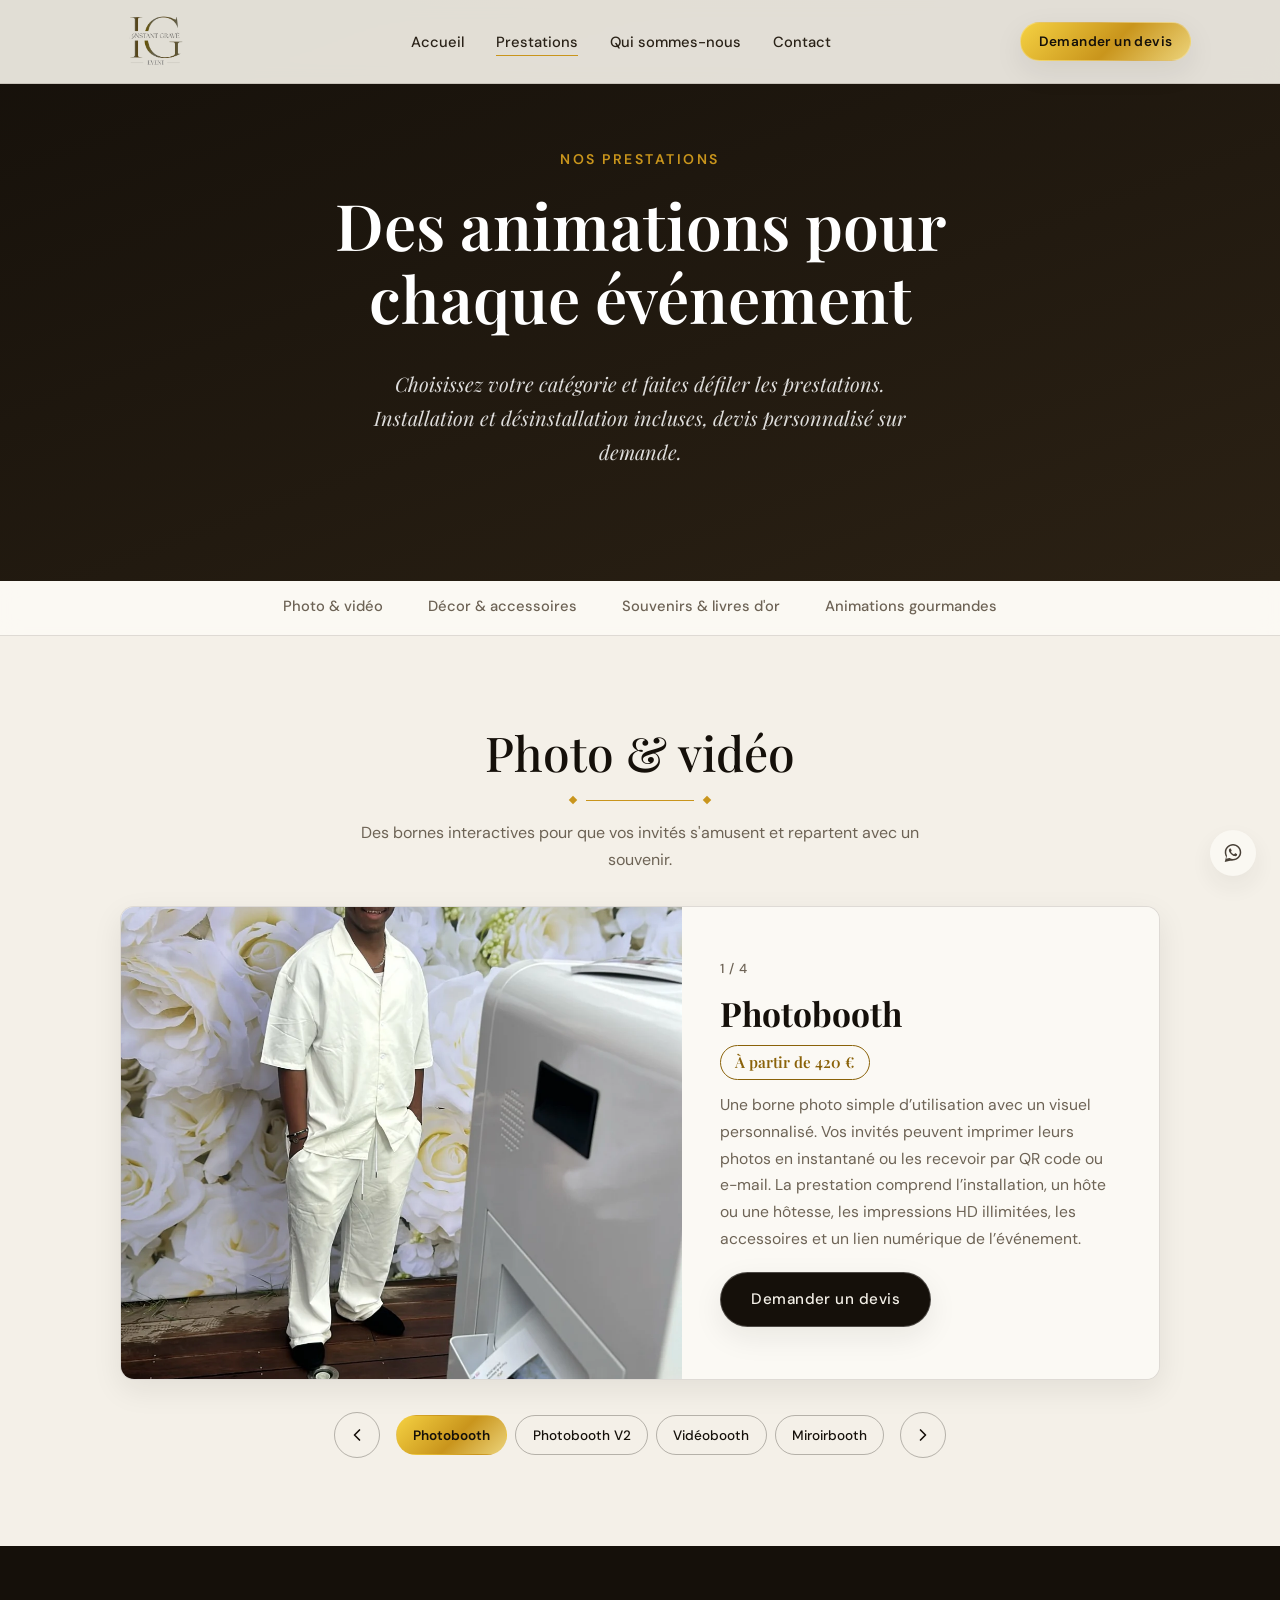
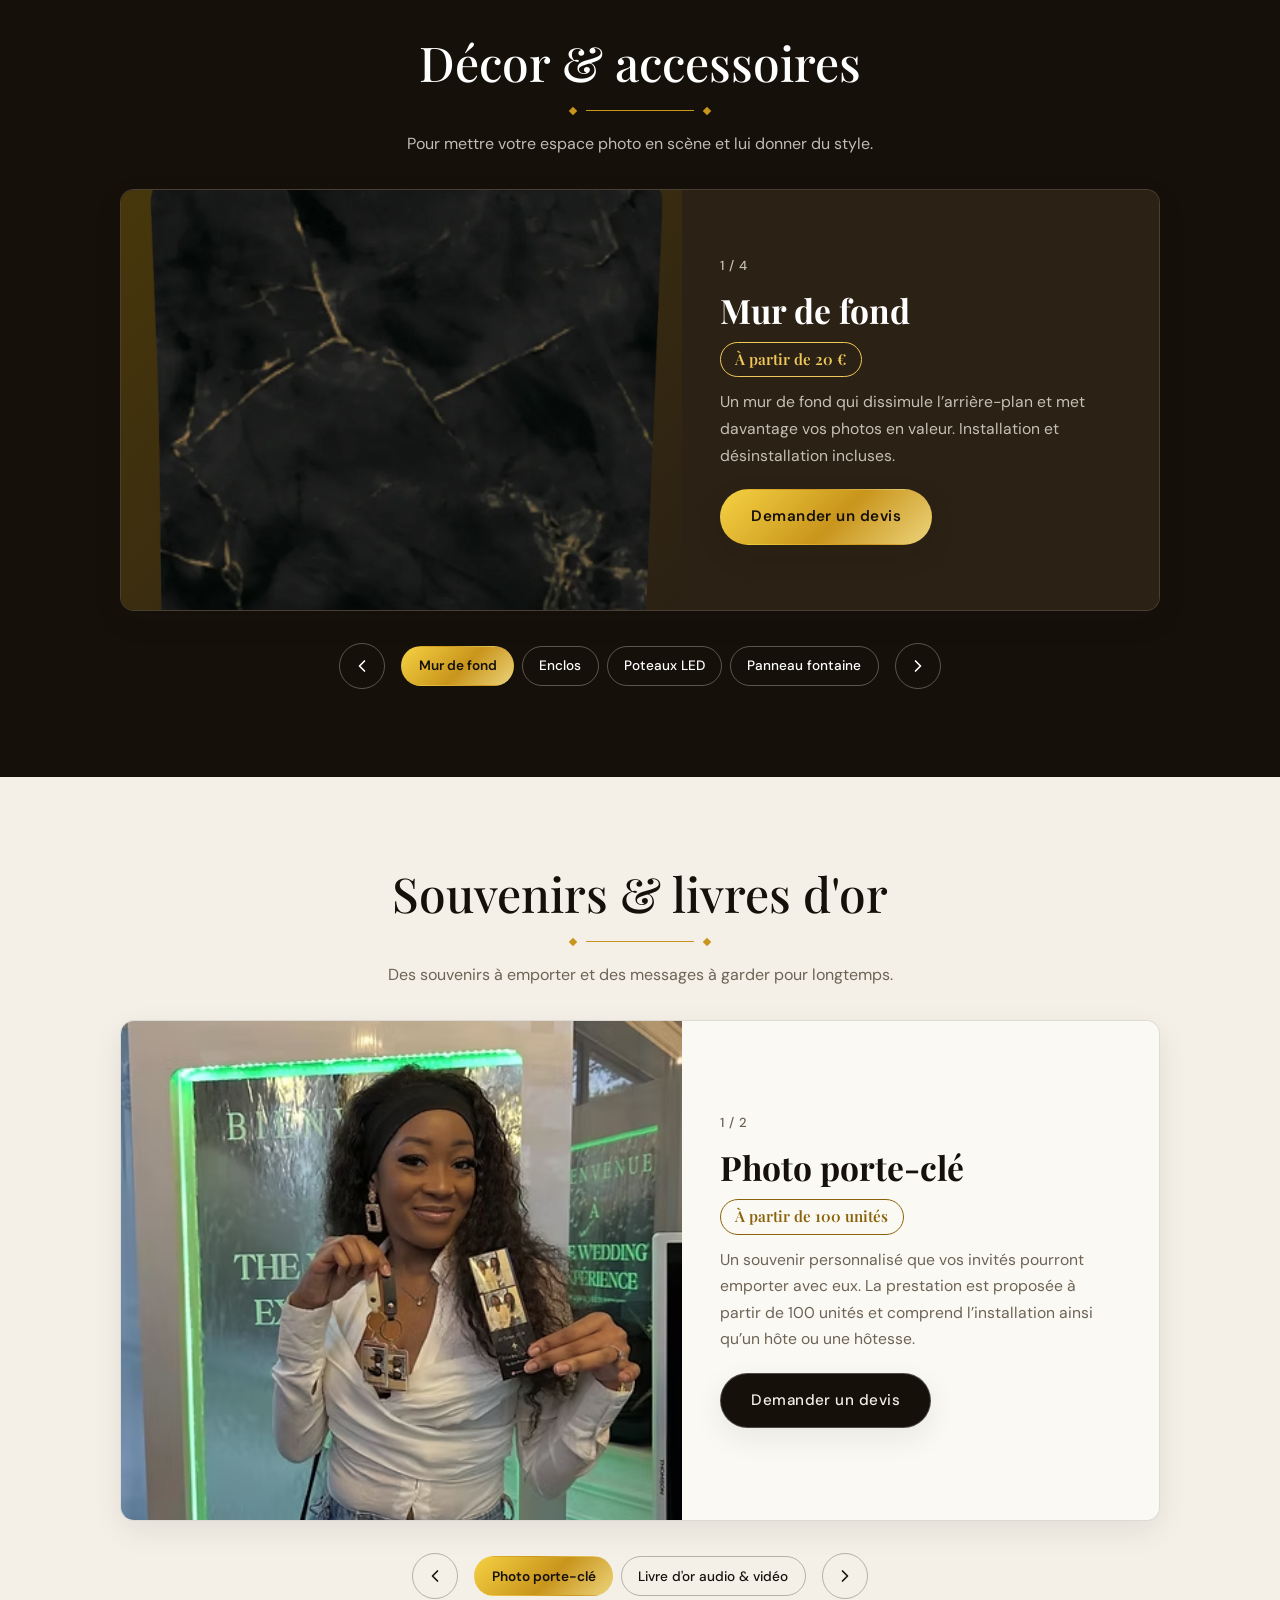
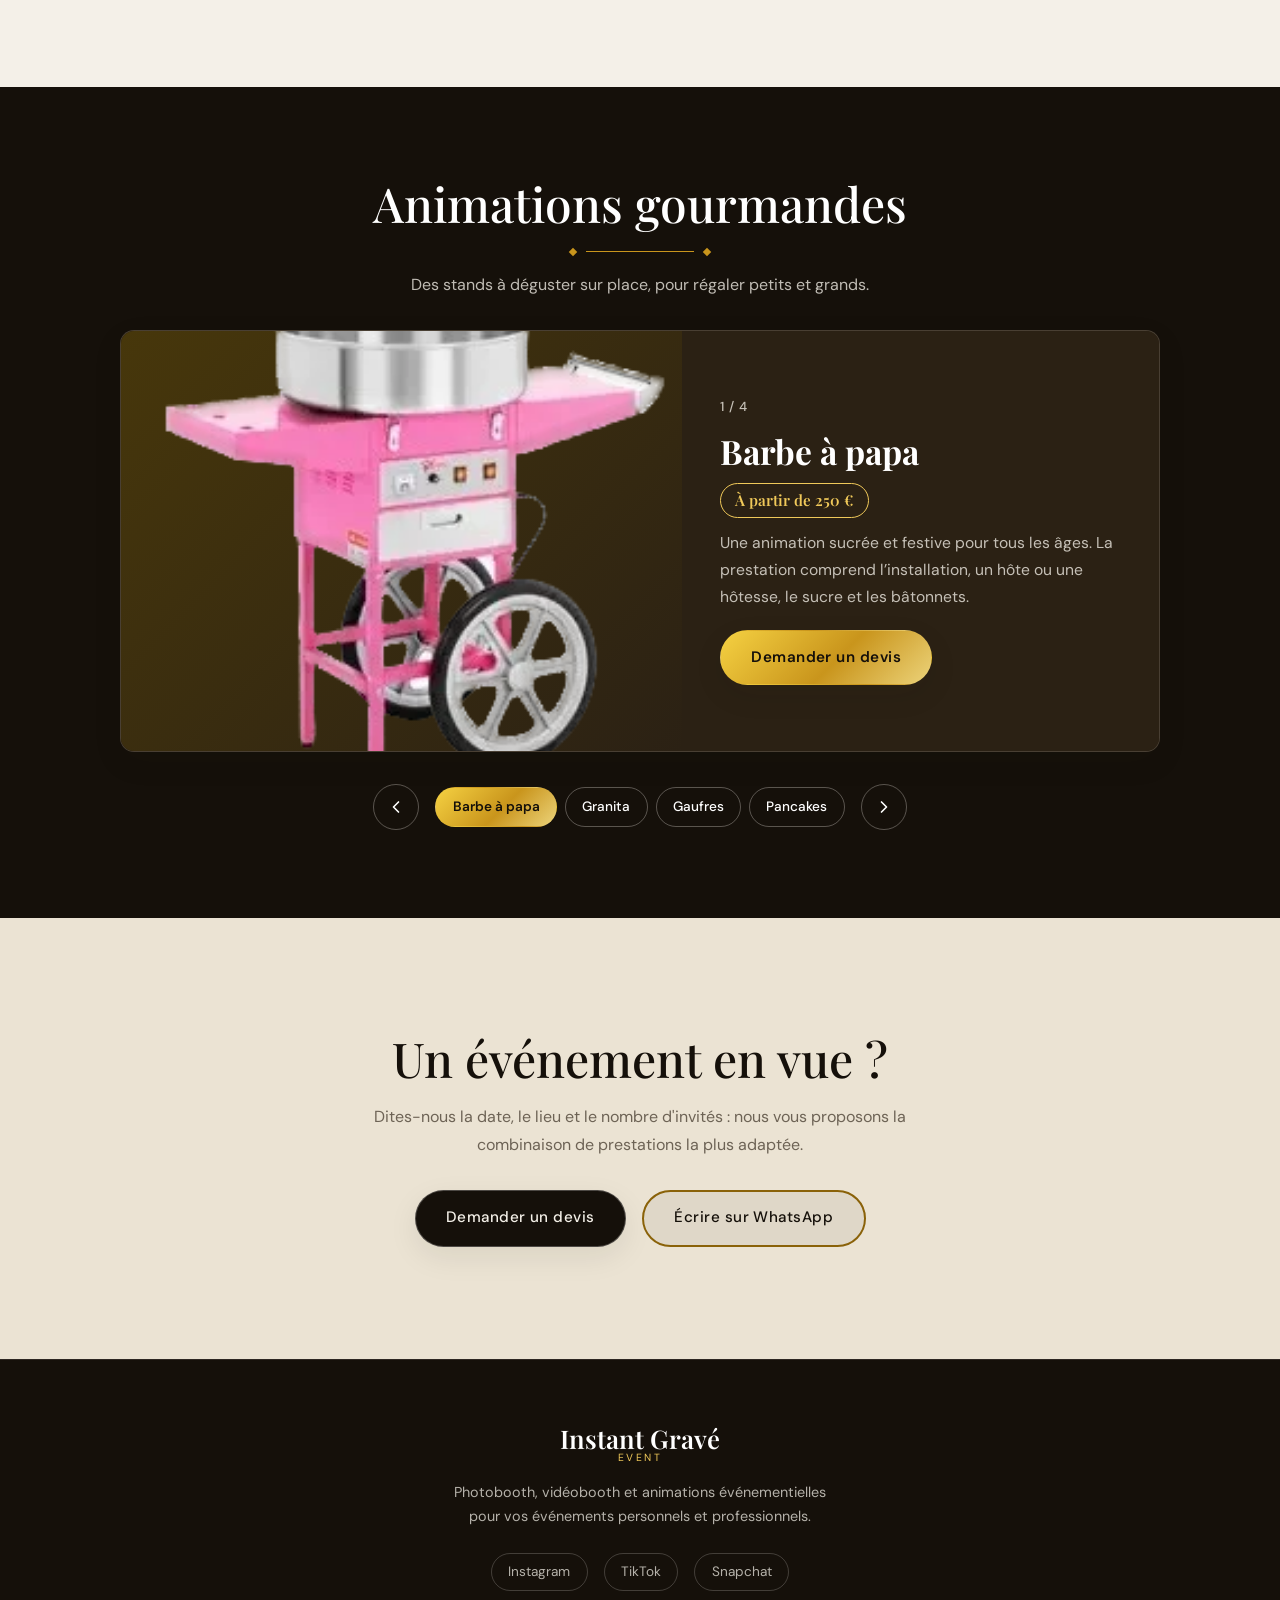
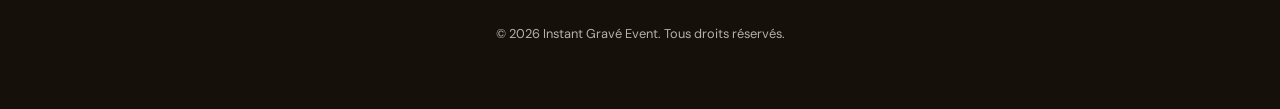
<file: prestations.html>
<!doctype html>
<html lang="fr">
  <head>
    <meta charset="UTF-8" />
    <meta name="viewport" content="width=device-width, initial-scale=1.0" />
    <title>Nos prestations — Instant Gravé Event</title>
    <meta
      name="description"
      content="Photobooth, vidéobooth, miroirbooth, décor photo, livres d'or et animations gourmandes : découvrez toutes les prestations Instant Gravé Event pour vos événements."
    />

    <link rel="preconnect" href="https://fonts.googleapis.com" />
    <link rel="preconnect" href="https://fonts.gstatic.com" crossorigin />
    <link
      href="https://fonts.googleapis.com/css2?family=DM+Sans:wght@300;400;500;600&family=Playfair+Display:ital,wght@0,400;0,600;0,700;1,400&display=swap"
      rel="stylesheet"
    />

    <link rel="stylesheet" href="style.css" />
  </head>
  <body>
    <a href="#main-content" class="skip-link">Aller au contenu principal</a>

    <!-- ============ HEADER ============ -->
    <header class="site-header" id="site-header">
      <div class="header__inner">
        <a href="index.html" class="logo" aria-label="Instant Gravé Event, retour à l'accueil">
          <img src="assets/images/logo.webp" alt="Instant Gravé Event" />
        </a>

        <nav class="main-nav" id="main-nav" aria-label="Navigation principale">
          <ul class="main-nav__list">
            <li><a href="index.html" class="main-nav__link">Accueil</a></li>
            <li><a href="prestations.html" class="main-nav__link" aria-current="page">Prestations</a></li>
            <li><a href="about.html" class="main-nav__link">Qui sommes-nous</a></li>
            <li><a href="contact.html" class="main-nav__link">Contact</a></li>
          </ul>
        </nav>

        <div class="header__actions">
          <a href="devis.html" class="btn btn--gold btn--small header__cta">Demander un devis</a>
          <button
            type="button"
            class="burger"
            id="burger"
            aria-expanded="false"
            aria-controls="main-nav"
            aria-label="Ouvrir le menu"
          >
            <span class="burger__bar"></span>
            <span class="burger__bar"></span>
            <span class="burger__bar"></span>
          </button>
        </div>
      </div>
    </header>

    <main id="main-content">
      <!--
        Prestations et tarifs mis à jour à partir du site officiel.
        - Images : assets/images/prestations/<nom>-1.webp, -2, -3 (1 à 3 par prestation).
          Si une image est absente, un fond doré avec ✦ s'affiche à la place.
        - Chaque prestation a un id (ex. #photobooth) : un lien prestations.html#photobooth
          ouvre directement la bonne prestation.
      -->

      <!-- ============ HERO ============ -->
      <section class="hero hero--page">
        <div class="hero__content">
          <p class="eyebrow eyebrow--on-dark">Nos prestations</p>
          <h1 class="hero__title">Des animations pour chaque événement</h1>
          <p class="hero__subtitle">
            Choisissez votre catégorie et faites défiler les prestations.
            Installation et désinstallation incluses, devis personnalisé sur
            demande.
          </p>
        </div>
      </section>

      <!-- ============ NAVIGATION PAR CATÉGORIE ============ -->
      <nav class="offers-nav" id="offers-nav" aria-label="Catégories de prestations">
        <ul class="offers-nav__list" id="offers-nav-list">
          <li><a class="offers-nav__link" href="#photo-video">Photo &amp; vidéo</a></li>
          <li><a class="offers-nav__link" href="#decor">Décor &amp; accessoires</a></li>
          <li><a class="offers-nav__link" href="#souvenirs">Souvenirs &amp; livres d'or</a></li>
          <li><a class="offers-nav__link" href="#gourmand">Animations gourmandes</a></li>
        </ul>
      </nav>

      <!-- ============ CATÉGORIE 1 : PHOTO & VIDÉO (clair) ============ -->
      <section class="section offer-cat offer-cat--light" id="photo-video">
        <div class="container">
          <header class="offer-cat__header">
            <h2 class="section__title">Photo &amp; vidéo</h2>
            <div class="divider" aria-hidden="true"><span></span></div>
            <p class="offer-cat__intro">
              Des bornes interactives pour que vos invités s'amusent et
              repartent avec un souvenir.
            </p>
          </header>

          <div class="offer-carousel" data-offer-carousel role="region" aria-roledescription="carousel" aria-label="Prestations photo et vidéo">
            <div class="offer-carousel__viewport" tabindex="0">

              <article class="offer-slide" id="photobooth" data-title="Photobooth" role="group" aria-roledescription="slide" aria-label="Photobooth">
                <div class="offer-slide__media">
                  <figure><img src="assets/images/prestations/photobooth.webp" alt="Photobooth Instant Gravé (photo 1)" loading="lazy" onerror="this.style.display='none';this.parentElement.classList.add('is-placeholder')" /></figure>
                </div>
                <div class="offer-slide__body">
                  <h3 class="offer-slide__title">Photobooth</h3>
                  <p class="offer-slide__price">À partir de 420 €</p>
                  <p class="offer-slide__text">
                    Une borne photo simple d’utilisation avec un visuel personnalisé. Vos invités peuvent imprimer leurs photos en instantané ou les recevoir par QR code ou e-mail. La prestation comprend l’installation, un hôte ou une hôtesse, les impressions HD illimitées, les accessoires et un lien numérique de l’événement.
                  </p>
                  <a href="devis.html" class="btn btn--gold">Demander un devis</a>
                </div>
              </article>

              <article class="offer-slide" id="photobooth-v2" data-title="Photobooth V2" role="group" aria-roledescription="slide" aria-label="Photobooth V2">
                <div class="offer-slide__media">
                  <figure><img src="assets/images/prestations/photobooth-v2.webp" alt="Photobooth V2 Instant Gravé (photo 1)" loading="lazy" onerror="this.style.display='none';this.parentElement.classList.add('is-placeholder')" /></figure>
                </div>
                <div class="offer-slide__body">
                  <h3 class="offer-slide__title">Photobooth V2</h3>
                  <p class="offer-slide__price">À partir de 480 €</p>
                  <p class="offer-slide__text">
                    Une borne photo avec visuel personnalisé, impression instantanée ou envoi des photos par QR code ou e-mail. La prestation comprend l’installation, un hôte ou une hôtesse, les impressions HD illimitées, les accessoires et un lien numérique de l’événement.
                  </p>
                  <a href="devis.html" class="btn btn--gold">Demander un devis</a>
                </div>
              </article>

              <article class="offer-slide" id="videobooth" data-title="Vidéobooth" role="group" aria-roledescription="slide" aria-label="Vidéobooth">
                <div class="offer-slide__media">
                  <figure><img src="assets/images/prestations/videobooth.webp" alt="Vidéobooth Instant Gravé (photo 1)" loading="lazy" onerror="this.style.display='none';this.parentElement.classList.add('is-placeholder')" /></figure>
                </div>
                <div class="offer-slide__body">
                  <h3 class="offer-slide__title">Vidéobooth</h3>
                  <p class="offer-slide__price">À partir de 420 €</p>
                  <p class="offer-slide__text">
                    Une expérience vidéo à 360° en qualité 4K, seul ou à plusieurs. Les invités reçoivent leurs vidéos en instantané par SMS, AirDrop ou e-mail, avec un visuel et une musique personnalisés. Installation, hôte ou hôtesse, vidéos illimitées, poteaux VIP et accessoires inclus.
                  </p>
                  <a href="devis.html" class="btn btn--gold">Demander un devis</a>
                </div>
              </article>

              <article class="offer-slide" id="miroirbooth" data-title="Miroirbooth" role="group" aria-roledescription="slide" aria-label="Miroirbooth">
                <div class="offer-slide__media">
                  <figure><img src="assets/images/prestations/miroirbooth.webp" alt="Miroirbooth Instant Gravé" loading="lazy" onerror="this.style.display='none';this.parentElement.classList.add('is-placeholder')" /></figure>
                </div>
                <div class="offer-slide__body">
                  <h3 class="offer-slide__title">Miroirbooth</h3>
                  <p class="offer-slide__price">À partir de 600 €</p>
                  <p class="offer-slide__text">
                    Un miroir élégant et prestigieux, disponible avec différents cadres, dont un style baroque doré ou un éclairage Hollywood. Les photos peuvent être imprimées instantanément ou envoyées par QR code ou e-mail avec un visuel personnalisé. Installation, hôte ou hôtesse, impressions HD illimitées et accessoires inclus.
                  </p>
                  <a href="devis.html" class="btn btn--gold">Demander un devis</a>
                </div>
              </article>

            </div>

            <div class="offer-carousel__controls">
              <button type="button" class="offer-arrow" data-offer-prev aria-label="Prestation précédente">
                <svg viewBox="0 0 24 24" aria-hidden="true"><path d="m15 18-6-6 6-6" /></svg>
              </button>
              <div class="offer-pills" role="group" aria-label="Choisir une prestation"></div>
              <button type="button" class="offer-arrow" data-offer-next aria-label="Prestation suivante">
                <svg viewBox="0 0 24 24" aria-hidden="true"><path d="m9 18 6-6-6-6" /></svg>
              </button>
            </div>
          </div>
        </div>
      </section>

      <!-- ============ CATÉGORIE 2 : DÉCOR & ACCESSOIRES (sombre) ============ -->
      <section class="section offer-cat offer-cat--dark" id="decor">
        <div class="container">
          <header class="offer-cat__header">
            <h2 class="section__title">Décor &amp; accessoires</h2>
            <div class="divider" aria-hidden="true"><span></span></div>
            <p class="offer-cat__intro">
              Pour mettre votre espace photo en scène et lui donner du style.
            </p>
          </header>

          <div class="offer-carousel" data-offer-carousel role="region" aria-roledescription="carousel" aria-label="Prestations décor et accessoires">
            <div class="offer-carousel__viewport" tabindex="0">

              <article class="offer-slide" id="mur-de-fond" data-title="Mur de fond" role="group" aria-roledescription="slide" aria-label="Mur de fond">
                <div class="offer-slide__media">
                  <figure><img src="assets/images/prestations/mur-de-fond.webp" alt="Mur de fond Instant Gravé (photo 1)" loading="lazy" onerror="this.style.display='none';this.parentElement.classList.add('is-placeholder')" /></figure>
                </div>
                <div class="offer-slide__body">
                  <h3 class="offer-slide__title">Mur de fond</h3>
                  <p class="offer-slide__price">À partir de 20 €</p>
                  <p class="offer-slide__text">
                    Un mur de fond qui dissimule l’arrière-plan et met davantage vos photos en valeur. Installation et désinstallation incluses.
                  </p>
                  <a href="devis.html" class="btn btn--gold">Demander un devis</a>
                </div>
              </article>

              <article class="offer-slide" id="enclos" data-title="Enclos" role="group" aria-roledescription="slide" aria-label="Enclos">
                <div class="offer-slide__media">
                  <figure><img src="assets/images/prestations/enclos.webp" alt="Enclos Instant Gravé" loading="lazy" onerror="this.style.display='none';this.parentElement.classList.add('is-placeholder')" /></figure>
                </div>
                <div class="offer-slide__body">
                  <h3 class="offer-slide__title">Enclos</h3>
                  <p class="offer-slide__price">À partir de 80 €</p>
                  <p class="offer-slide__text">
                    Un enclos qui dissimule l’arrière-plan et met davantage vos vidéos en valeur. Installation et désinstallation incluses.
                  </p>
                  <a href="devis.html" class="btn btn--gold">Demander un devis</a>
                </div>
              </article>

              <article class="offer-slide" id="poteaux-led" data-title="Poteaux LED" role="group" aria-roledescription="slide" aria-label="Poteaux LED">
                <div class="offer-slide__media">
                  <figure><img src="assets/images/prestations/poteaux-led.webp" alt="Poteaux LED Instant Gravé (photo 1)" loading="lazy" onerror="this.style.display='none';this.parentElement.classList.add('is-placeholder')" /></figure>
                </div>
                <div class="offer-slide__body">
                  <h3 class="offer-slide__title">Poteaux LED</h3>
                  <p class="offer-slide__price">À partir de 100 €</p>
                  <p class="offer-slide__text">
                    Des poteaux LED pour animer vos événements avec une mise en lumière. Installation et désinstallation incluses.
                  </p>
                  <a href="devis.html" class="btn btn--gold">Demander un devis</a>
                </div>
              </article>


              <article class="offer-slide" id="panneau-fontaine" data-title="Panneau fontaine" role="group" aria-roledescription="slide" aria-label="Pop-corn">
                <div class="offer-slide__media">
                  <figure><img src="assets/images/prestations/panneau-fontaine.webp" alt="Panneau fontaine Instant Gravé" loading="lazy" onerror="this.style.display='none';this.parentElement.classList.add('is-placeholder')" /></figure>
                </div>
                <div class="offer-slide__body">
                  <h3 class="offer-slide__title">Panneau fontaine</h3>
                  <p class="offer-slide__price">À partir de 350 €</p>
                  <p class="offer-slide__text">
                    Un panneau fontaine chic et personnalisable, idéal pour afficher un message d’accueil, un plan de table ou un logo. Installation, désinstallation et création du visuel incluses.
                  </p>
                  <a href="devis.html" class="btn btn--gold">Demander un devis</a>
                </div>
              </article>
            </div>

            <div class="offer-carousel__controls">
              <button type="button" class="offer-arrow" data-offer-prev aria-label="Prestation précédente">
                <svg viewBox="0 0 24 24" aria-hidden="true"><path d="m15 18-6-6 6-6" /></svg>
              </button>
              <div class="offer-pills" role="group" aria-label="Choisir une prestation"></div>
              <button type="button" class="offer-arrow" data-offer-next aria-label="Prestation suivante">
                <svg viewBox="0 0 24 24" aria-hidden="true"><path d="m9 18 6-6-6-6" /></svg>
              </button>
            </div>
          </div>
        </div>
      </section>

      <!-- ============ CATÉGORIE 3 : SOUVENIRS & LIVRES D'OR (clair) ============ -->
      <section class="section offer-cat offer-cat--light" id="souvenirs">
        <div class="container">
          <header class="offer-cat__header">
            <h2 class="section__title">Souvenirs &amp; livres d'or</h2>
            <div class="divider" aria-hidden="true"><span></span></div>
            <p class="offer-cat__intro">
              Des souvenirs à emporter et des messages à garder pour longtemps.
            </p>
          </header>

          <div class="offer-carousel" data-offer-carousel role="region" aria-roledescription="carousel" aria-label="Prestations souvenirs et livres d'or">
            <div class="offer-carousel__viewport" tabindex="0">

              <article class="offer-slide" id="photo-porte-cle" data-title="Photo porte-clé" role="group" aria-roledescription="slide" aria-label="Photo porte-clé">
                <div class="offer-slide__media">
                  <figure><img src="assets/images/prestations/porte-cle.webp" alt="Photo porte-clé Instant Gravé (photo 1)" loading="lazy" onerror="this.style.display='none';this.parentElement.classList.add('is-placeholder')" /></figure>
                </div>
                <div class="offer-slide__body">
                  <h3 class="offer-slide__title">Photo porte-clé</h3>
                  <p class="offer-slide__price">À partir de 100 unités</p>
                  <p class="offer-slide__text">
                    Un souvenir personnalisé que vos invités pourront emporter avec eux. La prestation est proposée à partir de 100 unités et comprend l’installation ainsi qu’un hôte ou une hôtesse.
                  </p>
                  <a href="devis.html" class="btn btn--gold">Demander un devis</a>
                </div>
              </article>

              <article class="offer-slide" id="livre-d-or" data-title="Livre d'or audio &amp; vidéo" role="group" aria-roledescription="slide" aria-label="Livre d'or audio et vidéo">
                <div class="offer-slide__media">
                  <figure><img src="assets/images/prestations/livre-d-or-audio.webp" alt="Livre d'or Instant Gravé (photo 1)" loading="lazy" onerror="this.style.display='none';this.parentElement.classList.add('is-placeholder')" /></figure>
                </div>
                <div class="offer-slide__body">
                  <h3 class="offer-slide__title">Livre d'or audio &amp; vidéo</h3>
                  <p class="offer-slide__price">À partir de 120 € (audio) / 150 € (vidéo)</p>
                  <p class="offer-slide__text">
                    Le livre d’or audio permet aux invités d’enregistrer des messages vocaux, tandis que le livre d’or vidéo recueille leurs messages filmés. Les fichiers sont transmis après l’événement. Installation et désinstallation, création du message d’accueil et envoi des enregistrements inclus. Structures décoratives disponibles en supplément à partir de 50 €.
                  </p>
                  <a href="devis.html" class="btn btn--gold">Demander un devis</a>
                </div>
              </article>

            </div>

            <div class="offer-carousel__controls">
              <button type="button" class="offer-arrow" data-offer-prev aria-label="Prestation précédente">
                <svg viewBox="0 0 24 24" aria-hidden="true"><path d="m15 18-6-6 6-6" /></svg>
              </button>
              <div class="offer-pills" role="group" aria-label="Choisir une prestation"></div>
              <button type="button" class="offer-arrow" data-offer-next aria-label="Prestation suivante">
                <svg viewBox="0 0 24 24" aria-hidden="true"><path d="m9 18 6-6-6-6" /></svg>
              </button>
            </div>
          </div>
        </div>
      </section>

      <!-- ============ CATÉGORIE 4 : ANIMATIONS GOURMANDES (sombre) ============ -->
      <section class="section offer-cat offer-cat--dark" id="gourmand">
        <div class="container">
          <header class="offer-cat__header">
            <h2 class="section__title">Animations gourmandes</h2>
            <div class="divider" aria-hidden="true"><span></span></div>
            <p class="offer-cat__intro">
              Des stands à déguster sur place, pour régaler petits et grands.
            </p>
          </header>

          <div class="offer-carousel" data-offer-carousel role="region" aria-roledescription="carousel" aria-label="Animations gourmandes">
            <div class="offer-carousel__viewport" tabindex="0">

              <article class="offer-slide" id="barbe-a-papa" data-title="Barbe à papa" role="group" aria-roledescription="slide" aria-label="Barbe à papa">
                <div class="offer-slide__media">
                  <figure><img src="assets/images/prestations/barbe-a-papa.webp" alt="Stand barbe à papa Instant Gravé (photo 1)" loading="lazy" onerror="this.style.display='none';this.parentElement.classList.add('is-placeholder')" /></figure>
                </div>
                <div class="offer-slide__body">
                  <h3 class="offer-slide__title">Barbe à papa</h3>
                  <p class="offer-slide__price">À partir de 250 €</p>
                  <p class="offer-slide__text">
                    Une animation sucrée et festive pour tous les âges. La prestation comprend l’installation, un hôte ou une hôtesse, le sucre et les bâtonnets.
                  </p>
                  <a href="devis.html" class="btn btn--gold">Demander un devis</a>
                </div>
              </article>



              <article class="offer-slide" id="granita" data-title="Granita" role="group" aria-roledescription="slide" aria-label="Granita">
                <div class="offer-slide__media">
                  <figure><img src="assets/images/prestations/granita.webp" alt="Machine à granita Instant Gravé (photo 1)" loading="lazy" onerror="this.style.display='none';this.parentElement.classList.add('is-placeholder')" /></figure>
                </div>
                <div class="offer-slide__body">
                  <h3 class="offer-slide__title">Granita</h3>
                  <p class="offer-slide__price">À partir de 250 €</p>
                  <p class="offer-slide__text">
                    Une animation rafraîchissante avec des granités colorés. La prestation comprend l’installation, un hôte ou une hôtesse, trois parfums (fraise, cola et tropical blue), les verres et les pailles.
                  </p>
                  <a href="devis.html" class="btn btn--gold">Demander un devis</a>
                </div>
              </article>

              <article class="offer-slide" id="gaufres" data-title="Gaufres" role="group" aria-roledescription="slide" aria-label="Gaufres">
                <div class="offer-slide__media">
                  <figure><img src="assets/images/prestations/gaufres.webp" alt="Stand gaufres Instant Gravé (photo 1)" loading="lazy" onerror="this.style.display='none';this.parentElement.classList.add('is-placeholder')" /></figure>
                </div>
                <div class="offer-slide__body">
                  <h3 class="offer-slide__title">Gaufres</h3>
                  <p class="offer-slide__price">À partir de 250 €</p>
                  <p class="offer-slide__text">
                    Une animation gourmande avec gaufres et garnitures. La prestation comprend l’installation, un hôte ou une hôtesse, sucre, Nutella, caramel et toppings (Speculoos, Oreo…).
                  </p>
                  <a href="devis.html" class="btn btn--gold">Demander un devis</a>
                </div>
              </article>

              <article class="offer-slide" id="pancakes" data-title="Pancakes" role="group" aria-roledescription="slide" aria-label="Pancakes">
                <div class="offer-slide__media">
                  <figure><img src="assets/images/prestations/pancakes.webp" alt="Stand pancakes Instant Gravé" loading="lazy" onerror="this.style.display='none';this.parentElement.classList.add('is-placeholder')" /></figure>
                </div>
                <div class="offer-slide__body">
                  <h3 class="offer-slide__title">Pancakes</h3>
                  <p class="offer-slide__price">À partir de 250 €</p>
                  <p class="offer-slide__text">
                    Des pancakes moelleux accompagnés de garnitures gourmandes. La prestation comprend l’installation, un hôte ou une hôtesse, sucre, Nutella, caramel et toppings (Speculoos, Oreo…).
                  </p>
                  <a href="devis.html" class="btn btn--gold">Demander un devis</a>
                </div>
              </article>

            </div>

            <div class="offer-carousel__controls">
              <button type="button" class="offer-arrow" data-offer-prev aria-label="Prestation précédente">
                <svg viewBox="0 0 24 24" aria-hidden="true"><path d="m15 18-6-6 6-6" /></svg>
              </button>
              <div class="offer-pills" role="group" aria-label="Choisir une prestation"></div>
              <button type="button" class="offer-arrow" data-offer-next aria-label="Prestation suivante">
                <svg viewBox="0 0 24 24" aria-hidden="true"><path d="m9 18 6-6-6-6" /></svg>
              </button>
            </div>
          </div>
        </div>
      </section>

      <!-- ============ APPEL À L'ACTION (clair) ============ -->
      <section class="section offer-cta">
        <div class="container offer-cta__inner">
          <h2 class="section__title">Un événement en vue ?</h2>
          <p class="offer-cta__text">
            Dites-nous la date, le lieu et le nombre d'invités : nous vous
            proposons la combinaison de prestations la plus adaptée.
          </p>
          <div class="offer-cta__actions">
            <a href="devis.html" class="btn btn--gold">Demander un devis</a>
            <a href="https://wa.me/33667157399" target="_blank" rel="noopener noreferrer" class="btn btn--outline">Écrire sur WhatsApp</a>
          </div>
        </div>
      </section>
    </main>

    <!-- ============ FOOTER ============ -->
    <footer class="site-footer">
      <div class="container site-footer__inner">
        <div class="site-footer__brand">
          <span class="logo__main">Instant Gravé</span>
          <span class="logo__sub">Event</span>
        </div>
        <p class="site-footer__tagline">
          Photobooth, vidéobooth et animations événementielles pour vos
          événements personnels et professionnels.
        </p>
        <div class="site-footer__socials">
          <a href="https://www.instagram.com/instant.grave" target="_blank" rel="noopener noreferrer">Instagram</a>
          <a href="https://www.tiktok.com/@instantgrave" target="_blank" rel="noopener noreferrer">TikTok</a>
          <a href="https://www.snapchat.com/add/instant.grave" target="_blank" rel="noopener noreferrer">Snapchat</a>
        </div>
        <p class="site-footer__copy">
          © <span id="current-year">2026</span> Instant Gravé Event. Tous droits réservés.
        </p>
      </div>
    </footer>

    <!-- ============ BOUTON WHATSAPP FLOTTANT ============ -->
    <a
      href="https://wa.me/33667157399"
      target="_blank"
      rel="noopener noreferrer"
      class="whatsapp-float"
      aria-label="Contacter Instant Gravé sur WhatsApp"
    >
      <svg viewBox="0 0 32 32" aria-hidden="true">
        <path
          d="M16.001 3C9.373 3 4 8.373 4 15c0 2.386.696 4.607 1.897 6.475L4 29l7.72-1.86A11.94 11.94 0 0 0 16 27c6.628 0 12-5.373 12-12S22.629 3 16.001 3zm0 21.8a9.76 9.76 0 0 1-4.98-1.363l-.357-.213-4.583 1.104 1.223-4.47-.232-.367A9.76 9.76 0 0 1 6.2 15c0-5.404 4.397-9.8 9.801-9.8 5.403 0 9.8 4.396 9.8 9.8 0 5.404-4.397 9.8-9.8 9.8zm5.377-7.34c-.294-.147-1.74-.859-2.01-.957-.27-.098-.466-.147-.663.147-.196.294-.76.957-.933 1.153-.172.196-.343.22-.637.073-.294-.147-1.24-.457-2.362-1.457-.873-.779-1.463-1.74-1.635-2.034-.172-.294-.018-.453.129-.6.132-.132.294-.343.441-.514.147-.172.196-.294.294-.49.098-.196.049-.367-.024-.514-.073-.147-.663-1.597-.909-2.187-.239-.574-.482-.497-.663-.506l-.564-.01c-.196 0-.514.073-.784.367-.27.294-1.03 1.006-1.03 2.455 0 1.448 1.055 2.848 1.202 3.044.147.196 2.076 3.17 5.032 4.444.703.303 1.251.484 1.679.62.705.224 1.347.192 1.854.117.566-.084 1.74-.712 1.985-1.4.245-.69.245-1.28.172-1.4-.073-.122-.269-.196-.563-.343z"
        />
      </svg>
    </a>

    <!-- Script propre à cette page (menu mobile + carrousels). Pas besoin de script.js ici. -->
    <script src="prestations.js"></script>
  </body>
</html>
</file>
<file: style.css>
/* ==========================================================================
   INSTANT GRAVÉ EVENT
   Feuille de style principale
   Toutes les couleurs, polices et espacements passent par les variables
   ci-dessous : modifie uniquement ces valeurs pour changer le style global.

   Rythme de la page d'accueil :
   hero (sombre) → prestations (sombre) → notre histoire (clair)
   → instagram (sombre) → logos / galerie (clair) → contact (sombre)
   ========================================================================== */

:root {
  /* Couleurs — thème clair, accent doré */
  --color-ink: #15100a;
  --color-ink-light: #2b2114;
  --color-cream: #f4f0e8;
  --color-cream-dark: #ebe3d3;
  --color-surface: #fbf9f4;
  --color-text: #2a2218;
  --color-text-muted: #6d6355;
  --color-gold: #c9951c;
  --color-gold-dark: #8a6209;
  --color-gold-light: #47370b; /* brun doré foncé (fonds de placeholders) */
  --color-gold-bright: #f0c95a; /* doré clair pour texte sur fond sombre */
  --color-burgundy: #8a6209;
  --color-white: #ffffff;
  --color-border: rgba(42, 34, 24, 0.14);
  --color-border-on-dark: rgba(250, 246, 238, 0.14);
  --color-text-on-dark: rgba(250, 246, 238, 0.75);

  /* Typographie */
  --font-display: "Playfair Display", Georgia, serif;
  --font-body: "DM Sans", "Segoe UI", sans-serif;

  --fs-h1: clamp(2.4rem, 5vw + 1rem, 4.6rem);
  --fs-h2: clamp(1.9rem, 3vw + 1rem, 3rem);
  --fs-h3: clamp(1.3rem, 1.5vw + 1rem, 1.6rem);
  --fs-body: 1rem;
  --fs-small: 0.875rem;

  /* Espacements */
  --space-xs: 0.5rem;
  --space-sm: 1rem;
  --space-md: 2rem;
  --space-lg: 4rem;
  --space-xl: 7rem;

  --container-width: 1180px;
  --radius-sm: 6px;
  --radius-md: 14px;
  --radius-full: 999px;

  --transition-fast: 0.2s ease;
  --transition-mid: 0.4s ease;
  --shadow-soft: 0 10px 30px rgba(28, 23, 18, 0.08);
  --shadow-strong: 0 20px 50px rgba(28, 23, 18, 0.18);

  --header-height: 84px;
  --gold-gradient: linear-gradient(135deg, #f5d142 0%, #c9951c 55%, #ecd37a 100%);
}

/* ==========================================================================
   RESET & BASE
   ========================================================================== */

*,
*::before,
*::after {
  box-sizing: border-box;
  margin: 0;
  padding: 0;
}

html {
  scroll-behavior: smooth;
  scroll-padding-top: var(--header-height);
}

@media (prefers-reduced-motion: reduce) {
  html {
    scroll-behavior: auto;
  }
  *,
  *::before,
  *::after {
    animation-duration: 0.01ms !important;
    animation-iteration-count: 1 !important;
    transition-duration: 0.01ms !important;
    scroll-behavior: auto !important;
  }
}

body {
  font-family: var(--font-body);
  font-size: var(--fs-body);
  line-height: 1.7;
  color: var(--color-text);
  background: var(--color-cream);
  overflow-x: hidden;
}

img {
  max-width: 100%;
  display: block;
}

a {
  color: inherit;
  text-decoration: none;
}

ul {
  list-style: none;
}

button {
  font-family: inherit;
  cursor: pointer;
  border: none;
  background: none;
  color: inherit;
}

svg {
  width: 1.2em;
  height: 1.2em;
  fill: currentColor;
}

/* Focus visible clair et cohérent partout */
a:focus-visible,
button:focus-visible,
input:focus-visible {
  outline: 2px solid var(--color-gold-dark);
  outline-offset: 3px;
  border-radius: var(--radius-sm);
}

.container {
  width: 100%;
  max-width: var(--container-width);
  margin-inline: auto;
  padding-inline: var(--space-md);
}

/* Lien d'évitement accessibilité */
.skip-link {
  position: absolute;
  top: -100px;
  inset-inline-start: var(--space-sm);
  background: var(--color-ink);
  color: var(--color-white);
  padding: 0.75rem 1.25rem;
  border-radius: var(--radius-sm);
  z-index: 1000;
  transition: top var(--transition-fast);
}

.skip-link:focus {
  top: var(--space-sm);
}

/* ==========================================================================
   TYPOGRAPHIE PARTAGÉE
   ========================================================================== */

.highlight {
  color: var(--color-ink-light);
  position: relative;
  z-index: 0;
}

.highlight::after {
  content: "";
  width: 100%;
  height: 30%;
  bottom: 0;
  left: 0;
  translate: 0 -25%;
  position: absolute;
  background: var(--color-gold);
  z-index: -1;
  transform: scaleX(0);
  transform-origin: left;
  animation: highlight-show forwards 1s ease-out 0.8s;
}

@keyframes highlight-show {
  from {
    transform: scaleX(0%);
  }
  to {
    transform: scaleX(100%);
  }
}

.eyebrow {
  font-family: var(--font-body);
  font-size: var(--fs-small);
  letter-spacing: 0.18em;
  text-transform: uppercase;
  color: var(--color-gold);
  font-weight: 600;
  margin-bottom: var(--space-xs);
}

.section__title {
  font-family: var(--font-display);
  font-weight: 500;
  font-size: var(--fs-h2);
  line-height: 1.2;
  max-width: 20ch;
  margin-inline: auto;
  text-align: center;
}

.section__title--left {
  margin-inline: 0;
  text-align: start;
}

.section__title--on-dark {
  color: var(--color-white);
}

.divider {
  display: flex;
  justify-content: center;
  align-items: center;
  margin: var(--space-md) auto;
  width: 140px;
}

.divider span {
  flex: 1;
  height: 1px;
  background: var(--color-gold);
  position: relative;
}

.divider::before,
.divider::after {
  content: "";
  width: 6px;
  height: 6px;
  background: var(--color-gold);
  transform: rotate(45deg);
}

.divider::before {
  margin-inline-end: 10px;
}

.divider::after {
  margin-inline-start: 10px;
}

/* ==========================================================================
   BOUTONS
   ========================================================================== */

.btn {
  display: inline-flex;
  align-items: center;
  gap: 0.6em;
  font-family: var(--font-body);
  font-weight: 500;
  font-size: 0.95rem;
  letter-spacing: 0.03em;
  padding: 0.9em 2em;
  margin: 0 0.5em;
  border-radius: var(--radius-full);
  transition:
    background var(--transition-fast),
    color var(--transition-fast),
    transform var(--transition-fast),
    border-color var(--transition-fast);
}

.btn:hover {
  transform: translateY(-2px);
}

.btn--gold {
  background: var(--color-ink);
  color: var(--color-cream);
  box-shadow: var(--shadow-soft);
  border: 1px solid hsla(0, 0%, 100%, 0.24);
}

.btn--gold:hover {
  background: var(--color-gold-dark);
}

/* Boutons dorés (dégradé comme le logo) */
.header__cta,
.hero .btn--gold,
.contact .btn--gold,
.gallery .btn--gold {
  background: var(--gold-gradient);
  color: var(--color-ink);
  font-weight: 600;
}

.header__cta:hover,
.hero .btn--gold:hover,
.contact .btn--gold:hover,
.gallery .btn--gold:hover {
  background: var(--color-gold-bright);
  color: var(--color-ink);
}

.btn--outline {
  border: 2px solid var(--color-gold);
  color: var(--color-cream);
  background: hsla(0, 0%, 0%, 0.05);
}

.btn--outline:hover {
  background: var(--color-gold);
  color: var(--color-ink);
}

.btn--small {
  padding: 0.5em 1.3em;
  font-size: 0.85rem;
}

/* ==========================================================================
   HEADER
   ========================================================================== */

.site-header {
  position: fixed;
  inset-inline: 0;
  top: 0;
  height: var(--header-height);
  z-index: 500;
  background: rgba(244, 240, 232, 0.92);
  backdrop-filter: blur(10px);
  border-bottom: 1px solid var(--color-border);
}

.header__inner {
  max-width: var(--container-width);
  margin-inline: auto;
  height: 100%;
  padding-inline: var(--space-md);
  display: flex;
  align-items: center;
  justify-content: space-between;
  gap: var(--space-md);
}

.logo {
  display: flex;
  flex-direction: column;
  line-height: 1.1;
}

.logo img {
  height: calc(var(--header-height) - 24px);
  width: auto;
  filter: brightness(40%) opacity(1);
}

.logo:not(:has(img)) {
  color: var(--color-ink-light);
  font-weight: 800;
  position: relative;
}

.logo:not(:has(img))::after {
  content: "";
  width: 85%;
  bottom: -6px;
  height: 3px;
  right: 0;
  position: absolute;
  background: var(--color-gold);
  transition: width var(--transition-fast);
}

.logo:not(:has(img)):hover::after {
  width: 110%;
}

.logo__main {
  font-family: var(--font-display);
  font-size: 1.5rem;
  font-weight: 600;
  color: var(--color-text);
}

.logo__sub {
  font-size: 0.65rem;
  letter-spacing: 0.25em;
  text-transform: uppercase;
  color: var(--color-gold-dark);
}

.main-nav__list {
  display: flex;
  gap: var(--space-md);
}

.main-nav__cta-item {
  display: none;
}

.main-nav__link {
  font-size: 0.92rem;
  font-weight: 500;
  position: relative;
  padding-block: 0.3em;
}

.main-nav__link::after {
  content: "";
  position: absolute;
  inset-inline: 0;
  bottom: 0;
  height: 1.5px;
  background: var(--color-gold);
  transform: scaleX(0);
  transition: transform var(--transition-fast);
}

.main-nav__link:hover::after,
.main-nav__link:focus-visible::after,
.main-nav__link[aria-current="page"]::after {
  transform: scaleX(1);
}

.header__actions {
  display: flex;
  align-items: center;
  gap: var(--space-sm);
}

.header__cta {
  white-space: nowrap;
}

.burger {
  display: none;
  flex-direction: column;
  gap: 5px;
  width: 26px;
  padding: 4px;
}

.burger__bar {
  height: 2px;
  width: 100%;
  background: var(--color-text);
  transition:
    transform var(--transition-fast),
    opacity var(--transition-fast);
}

.burger[aria-expanded="true"] .burger__bar:nth-child(1) {
  transform: translateY(7px) rotate(45deg);
}

.burger[aria-expanded="true"] .burger__bar:nth-child(2) {
  opacity: 0;
}

.burger[aria-expanded="true"] .burger__bar:nth-child(3) {
  transform: translateY(-7px) rotate(-45deg);
}

/* ==========================================================================
   HERO
   ========================================================================== */

.hero {
  position: relative;
  min-height: 100vh;
  display: flex;
  align-items: center;
  justify-content: center;
  padding-top: var(--header-height);
  background: linear-gradient(
    160deg,
    var(--color-ink) 0%,
    var(--color-ink-light) 100%
  );
  overflow: hidden;
}

.hero__image {
  position: absolute;
  inset: 0;
  width: 100%;
  height: 100%;
  object-fit: cover;
  object-position: center 40%;
}

.hero__overlay {
  position: absolute;
  inset: 0;
  background: linear-gradient(
    180deg,
    rgba(21, 16, 10, 0.55) 0%,
    rgba(21, 16, 10, 0.8) 100%
  );
}

.hero__content {
  position: relative;
  z-index: 2;
  text-align: center;
  padding-inline: var(--space-md);
  color: var(--color-white);
}

.hero__title {
  font-family: var(--font-display);
  font-size: clamp(2.2rem, 5.5vw, 4rem);
  font-weight: 600;
  line-height: 1.15;
  margin-block: var(--space-sm) var(--space-md);
  text-wrap: balance;
}

/* Mot animé façon "machine à écrire" dans le hero */
.hero__typewriter {
  display: inline-block;
  min-width: 0.5ch;
  color: var(--color-gold-bright);
  font-style: normal;
  border-inline-end: 3px solid var(--color-gold-bright);
  padding-inline-end: 4px;
  animation: hero-caret-blink 0.9s step-end infinite;
}

@keyframes hero-caret-blink {
  50% {
    border-color: transparent;
  }
}

.hero__subtitle {
  max-width: 52ch;
  margin-inline: auto;
  margin-bottom: var(--space-md);
  font-family: var(--font-display);
  font-style: italic;
  font-size: 1.25rem;
  color: rgba(255, 255, 255, 0.85);
}

.hero__btn {
  margin-top: var(--space-sm);
}

.hero__btn.btn--gold {
  background: var(--color-ink);
  color: var(--color-cream);
}

/* Hero de page (plus court que celui de l'accueil) */
.hero--page {
  min-height: 70svh;
  padding-bottom: var(--space-lg);
}

/* Le mot surligné était sombre sur fond sombre : on le passe en blanc */
.hero--page .highlight {
  color: var(--color-white);
}

.hero--page .highlight::after {
  height: 35%;
}

/* Hero un peu plus court que celui des autres pages */
.hero--compact {
  min-height: 48svh;
  padding-bottom: var(--space-md);
}

/* ==========================================================================
   SECTIONS GÉNÉRIQUES
   ========================================================================== */

.section {
  padding-block: var(--space-xl);
}

/* ==========================================================================
   NOS PRESTATIONS (accueil) — SOMBRE
   ========================================================================== */

.collections {
  background: var(--color-ink);
  overflow: hidden;
}

.collections .eyebrow {
  color: var(--color-gold-bright);
}

.collections .section__title {
  color: var(--color-white);
}

.presta-note {
  margin-top: var(--space-sm);
  text-align: center;
  font-size: var(--fs-small);
  color: var(--color-text-muted);
}

.collections .presta-note {
  color: rgba(250, 246, 238, 0.7);
}

/* ---------- Carrousel ---------- */

.carousel {
  position: relative;
  margin-top: var(--space-lg);
}

/* Flèches de navigation — masquées sur mobile (on garde le swipe tactile) */
.carousel__arrow {
  display: none;
  position: absolute;
  top: 50%;
  transform: translateY(-50%);
  z-index: 10;
  width: 48px;
  height: 48px;
  border-radius: var(--radius-full);
  border: 1.5px solid rgba(250, 246, 238, 0.25);
  background: rgba(23, 19, 15, 0.9);
  backdrop-filter: blur(8px);
  -webkit-backdrop-filter: blur(8px);
  cursor: pointer;
  align-items: center;
  justify-content: center;
  box-shadow: var(--shadow-soft);
  transition:
    background var(--transition-mid),
    border-color var(--transition-mid),
    box-shadow var(--transition-mid),
    transform var(--transition-mid);
}

.carousel__arrow svg {
  width: 20px;
  height: 20px;
  stroke: var(--color-gold-bright);
  transition: stroke var(--transition-mid);
  fill: transparent;
}

.carousel__arrow:hover {
  background: var(--color-gold);
  border-color: var(--color-gold);
  box-shadow: var(--shadow-strong);
  transform: translateY(-50%) scale(1.08);
}

.carousel__arrow:hover svg {
  stroke: var(--color-ink);
}

.carousel__arrow:active {
  transform: translateY(-50%) scale(0.96);
}

.carousel__arrow--left {
  left: 4px;
}

.carousel__arrow--right {
  right: 4px;
}

.carousel__arrow.disabled {
  opacity: 0.3;
  pointer-events: none;
}

@media (min-width: 900px) {
  .carousel__arrow {
    display: flex;
  }
}

.carousel__track {
  display: flex;
  gap: var(--space-md);
  overflow-x: auto;
  scroll-snap-type: x mandatory;
  -webkit-overflow-scrolling: touch;
  padding: var(--space-sm) var(--space-xs) 0;
  margin-bottom: var(--space-md);
  scrollbar-width: none;
}

.carousel__track::-webkit-scrollbar {
  display: none;
}

.carousel__track noscript p {
  color: var(--color-text-on-dark);
}

/* ---------- Carte de prestation (sombre) ---------- */

.card {
  flex: 0 0 280px;
  scroll-snap-align: start;
  background: var(--color-ink-light);
  border: 1px solid var(--color-border-on-dark);
  border-radius: var(--radius-md);
  overflow: hidden;
  transition:
    transform var(--transition-mid),
    box-shadow var(--transition-mid),
    border-color var(--transition-mid);
  display: flex;
  flex-direction: column;
}

.card:hover {
  transform: translateY(-6px);
  border-color: rgba(201, 149, 28, 0.5);
  box-shadow: 0 20px 50px rgba(0, 0, 0, 0.45);
}

.card__image {
  width: 100%;
  height: 200px;
  overflow: hidden;
  position: relative;
  background: linear-gradient(
    135deg,
    var(--color-gold-light),
    var(--color-ink-light)
  );
}

.card__image img {
  width: 100%;
  height: 100%;
  object-fit: cover;
  transition: transform 0.6s ease;
}

.card__image img.is-cutout {
  object-fit: contain;
  padding: 0.6rem;
}

.card:hover .card__image img {
  transform: scale(1.06);
}

.card__image.is-placeholder::after {
  content: "✦";
  position: absolute;
  inset: 0;
  display: flex;
  align-items: center;
  justify-content: center;
  font-size: 2rem;
  color: var(--color-gold);
}

.card__body {
  padding: var(--space-md);
  display: flex;
  flex-direction: column;
  flex: 1;
}

.card__title {
  font-family: var(--font-display);
  font-size: 1.2rem;
  color: var(--color-white);
  font-weight: 700;
  margin-bottom: 0.5rem;
}

.card__price {
  margin-bottom: 0.6rem;
  font-family: var(--font-display);
  font-size: 1.05rem;
  font-weight: 600;
  color: var(--color-gold-bright);
}

.card__text {
  font-size: 0.88rem;
  color: rgba(250, 246, 238, 0.72);
  line-height: 1.6;
  margin-bottom: var(--space-md);
  flex: 1;
}

.card__link {
  display: inline-flex;
  align-items: center;
  gap: 0.4rem;
  font-size: 0.85rem;
  font-weight: 600;
  color: var(--color-gold-bright);
  width: fit-content;
  transition:
    gap var(--transition-mid),
    color var(--transition-mid);
}

.card__link:hover {
  gap: 0.7rem;
  color: var(--color-white);
}

.card__link svg {
  width: 16px;
  height: 16px;
  transition: transform var(--transition-mid);
}

.card__link:hover svg {
  transform: translateX(3px);
}

/* ==========================================================================
   NOTRE HISTOIRE / QUI SOMMES-NOUS (accueil) — CLAIR
   ========================================================================== */

.approach {
  background: var(--color-cream);
}

.approach__inner {
  display: grid;
  grid-template-columns: 1fr 1fr;
  gap: var(--space-xl);
  align-items: center;
}

.approach__media {
  aspect-ratio: 4 / 5;
  border-radius: var(--radius-md);
  overflow: hidden;
  background: linear-gradient(
    135deg,
    var(--color-gold-light),
    var(--color-cream-dark)
  );
  box-shadow: var(--shadow-soft);
  position: relative;
}

.approach__media img {
  width: 100%;
  height: 100%;
  object-fit: cover;
}

.approach__media.is-placeholder::after {
  content: "✦";
  position: absolute;
  inset: 0;
  display: flex;
  align-items: center;
  justify-content: center;
  font-size: 3rem;
  color: var(--color-gold-light);
}

/* Textes foncés sur fond clair (les classes --on-dark du HTML sont neutralisées ici) */
.approach .eyebrow {
  color: var(--color-gold-dark);
}

.approach .section__title {
  color: var(--color-ink);
}

.approach__text {
  margin-block: var(--space-sm) var(--space-md);
  color: var(--color-text-muted);
  max-width: 55ch;
}

.approach__signature {
  font-family: var(--font-display);
  font-style: italic;
  font-size: 1.2rem;
  color: var(--color-gold-dark);
}

/* ==========================================================================
   INSTAGRAM / VIDÉOS — SOMBRE
   ========================================================================== */

.instagram {
  background: var(--color-ink);
  text-align: center;
}

.instagram__grid {
  display: grid;
  grid-template-columns: repeat(4, 1fr);
  gap: var(--space-sm);
  margin-top: var(--space-lg);
}

.ig-card {
  display: flex;
  flex-direction: column;
  gap: 0.6em;
}

.ig-card__media {
  position: relative;
  aspect-ratio: 9 / 16;
  border-radius: var(--radius-md);
  overflow: hidden;
  background: linear-gradient(145deg, var(--color-ink), var(--color-ink-light));
  box-shadow: var(--shadow-soft);
}

.ig-card__video {
  width: 100%;
  height: 100%;
  object-fit: cover;
}

.ig-card__play {
  position: absolute;
  inset: 0;
  margin: auto;
  width: 56px;
  height: 56px;
  border-radius: 50%;
  background: rgba(250, 246, 238, 0.9);
  color: var(--color-ink);
  display: flex;
  align-items: center;
  justify-content: center;
  transition:
    transform var(--transition-fast),
    background var(--transition-fast);
}

.ig-card__play svg {
  width: 22px;
  height: 22px;
  margin-inline-start: 3px;
}

.ig-card__play:hover {
  transform: scale(1.08);
  background: var(--color-gold);
}

.ig-card__media.is-playing .ig-card__play {
  opacity: 0;
  pointer-events: none;
}

.ig-card__reel-link {
  display: inline-flex;
  align-items: center;
  justify-content: center;
  gap: 0.3em;
  font-size: 0.8rem;
  font-weight: 500;
  color: var(--color-gold-bright);
  transition:
    color var(--transition-fast),
    gap var(--transition-fast);
}

.ig-card__reel-link:hover {
  gap: 0.5em;
  color: var(--color-white);
}

.ig-card__reel-link svg {
  width: 14px;
  height: 14px;
}

.instagram__btn {
  display: flex;
  width: fit-content;
  margin: var(--space-lg) auto 0;
}

/* ==========================================================================
   AVIS CLIENTS — style Trustindex (section actuellement commentée dans le HTML)
   ========================================================================== */

.reviews {
  background: var(--color-cream-dark);
}

.reviews__summary {
  display: flex;
  align-items: center;
  justify-content: center;
  gap: var(--space-sm);
  margin-top: var(--space-lg);
}

.reviews__score {
  font-family: var(--font-display);
  font-size: 3rem;
  font-weight: 700;
  line-height: 1;
  color: var(--color-gold-light);
}

.reviews__summary-details {
  text-align: start;
}

.reviews__summary-stars {
  color: var(--color-gold);
  letter-spacing: 0.15em;
  font-size: 1.1rem;
}

.reviews__summary-text {
  font-size: 0.85rem;
  color: var(--color-text-muted);
  margin-top: 0.2em;
}

.reviews__grid {
  display: flex;
  overflow-x: auto;
  scroll-snap-type: x mandatory;
  scrollbar-width: none;
  -ms-overflow-style: none;
  gap: var(--space-md);
  margin-top: var(--space-lg);
  padding-bottom: var(--space-md);
}

.reviews__grid::-webkit-scrollbar {
  display: none;
}

.review-card {
  flex: 0 1 85%;
  max-width: 600px;
  min-width: 280px;
  background: var(--color-surface);
  border: 1px solid var(--color-border);
  border-radius: var(--radius-md);
  padding: var(--space-md);
  box-shadow: var(--shadow-soft);
}

.review-card__top {
  display: flex;
  flex-direction: row;
  align-items: start;
  justify-content: space-between;
}

.review-card__header {
  display: flex;
  align-items: start;
  justify-content: left;
  gap: var(--space-xs);
  margin-bottom: var(--space-sm);
  flex-direction: column;
}

.review-card__avatar {
  flex-shrink: 0;
  width: 48px;
  height: 48px;
  border-radius: 50%;
  display: flex;
  align-items: center;
  justify-content: center;
  background: linear-gradient(
    135deg,
    var(--color-gold),
    var(--color-gold-dark)
  );
  color: var(--color-ink);
  font-family: var(--font-display);
  font-weight: 700;
  font-size: 1.1rem;
}

.review-card__identity {
  display: flex;
  flex-direction: row;
  gap: var(--space-sm);
}

.review-card__author {
  font-size: 1.05rem;
  font-weight: 600;
  color: var(--color-gold-light);
  margin-bottom: 0.15em;
}

.review-card__stars {
  color: var(--color-gold);
  letter-spacing: 0.15em;
  font-size: 1.4rem;
}

.review-card__text {
  font-family: var(--font-body);
  font-size: 1.1rem;
  font-style: italic;
  line-height: 1.5;
}

.review-card__date {
  text-align: left;
  font-size: 0.85rem;
  color: var(--color-text-muted);
}

.reviews__google-icon svg {
  width: 1.8rem;
  height: 1.8rem;
}

.reviews__arrow {
  width: 42px;
  height: 42px;
  border-radius: 50%;
  border: 1px solid var(--color-border);
  display: flex;
  align-items: center;
  justify-content: center;
  transition: background var(--transition-fast);
}

.reviews__arrow:hover {
  background: var(--color-gold-light);
}

.reviews__dots {
  display: flex;
  gap: 0.5em;
}

.reviews__dot {
  width: 8px;
  height: 8px;
  border-radius: 50%;
  background: var(--color-border);
  transition:
    background var(--transition-fast),
    transform var(--transition-fast);
}

.reviews__dot.is-active {
  background: var(--color-gold);
  transform: scale(1.3);
}

/* ==========================================================================
   LOGOS CLIENTS — carrousel (grab-n-drag) + ancien carrousel .logos
   ========================================================================== */

.infinite-scroll-wrapper {
  margin-top: var(--space-lg);
}

.image-item {
  height: 80px;
  margin-right: 20px;
  padding: 16px 48px;
  border-radius: 12px;
  overflow: hidden;
  transition: transform 0.3s;
  width: auto;
}

.image-item:hover {
  transform: scale(1.05);
}

.image-item img {
  height: 100%;
  object-fit: cover;
  display: block;
}

/* Ancien carrousel CSS pur (gardé au cas où) */
.section.trust {
  display: flex;
  flex-direction: column;
  align-items: center;
  overflow: hidden;
}

.logos {
  position: relative;
  width: 100%;
  overflow-x: auto; /* scroll tactile sur mobile */
  overflow-y: hidden;
  margin-top: var(--space-lg);
  touch-action: pan-x;
  scrollbar-width: none;
  /* Fondu sur les côtés */
  mask-image: linear-gradient(
    to right,
    transparent 0%,
    black 8%,
    black 92%,
    transparent 100%
  );
  -webkit-mask-image: linear-gradient(
    to right,
    transparent 0%,
    black 8%,
    black 92%,
    transparent 100%
  );
}

.logos::-webkit-scrollbar {
  display: none;
}

.logos__track {
  display: flex;
  width: max-content;
  animation: logo-scroll 36s linear infinite;
  will-change: transform;
}

/* Pause quand on passe dessus */
.logos:hover .logos__track {
  animation-play-state: paused;
}

.logos__group {
  display: flex;
  align-items: center;
  gap: clamp(3rem, 6vw, 7rem);
  padding-right: clamp(3rem, 6vw, 7rem);
  flex-shrink: 0;
}

.trust__image {
  width: 130px;
  height: 80px;
  object-fit: contain;
  filter: grayscale(100%);
  opacity: 0.55;
  transition:
    filter var(--transition-fast),
    opacity var(--transition-fast),
    transform var(--transition-fast);
  flex-shrink: 0;
}

.trust__image:hover {
  filter: grayscale(0%);
  opacity: 1;
  transform: scale(1.08);
}

@keyframes logo-scroll {
  from {
    transform: translateX(0);
  }
  to {
    transform: translateX(-50%);
  }
}

@media (max-width: 768px) {
  .logos {
    mask-image: linear-gradient(
      to right,
      transparent 0%,
      black 5%,
      black 95%,
      transparent 100%
    );
    -webkit-mask-image: linear-gradient(
      to right,
      transparent 0%,
      black 5%,
      black 95%,
      transparent 100%
    );
  }

  /* Sur mobile : pas d'animation, le défilement se fait au doigt */
  .logos__track {
    animation: none;
  }

  .logos__group {
    gap: 3rem;
    padding-right: 3rem;
  }

  .trust__image {
    width: 105px;
    height: 65px;
  }
}

@media (prefers-reduced-motion: reduce) {
  .logos__track {
    animation: none;
  }
}

/* ==========================================================================
   GALERIE
   ========================================================================== */

.gallery .eyebrow {
  color: var(--color-gold-dark);
}

.gallery__slider {
  position: relative;
  margin-top: var(--space-lg);
  overflow: hidden;
  border-radius: var(--radius-md);
}

.gallery__track {
  display: flex;
  transition: transform var(--transition-mid);
}

.gallery__slide {
  flex: 0 0 100%;
  aspect-ratio: 16 / 9;
  background: transparent;
  position: relative;
}

.gallery__slide img {
  width: 100%;
  height: 100%;
  object-fit: cover;
  background: #96703f42;
}

.gallery__slide.is-placeholder::after {
  content: "Failed to load ressource";
  position: absolute;
  inset: 0;
  display: flex;
  align-items: center;
  justify-content: center;
  font-size: 3rem;
  color: var(--color-gold-light);
}

.gallery__arrow {
  position: absolute;
  top: 50%;
  transform: translateY(-50%);
  width: 46px;
  height: 46px;
  border-radius: 50%;
  background: var(--color-cream);
  display: flex;
  align-items: center;
  justify-content: center;
  box-shadow: var(--shadow-soft);
  transition: background var(--transition-fast);
}

.gallery__arrow svg {
  fill: var(--color-ink);
}

.gallery__arrow:hover {
  background: var(--color-gold);
}

.gallery__arrow--prev {
  inset-inline-start: var(--space-sm);
}

.gallery__arrow--next {
  inset-inline-end: var(--space-sm);
}

.gallery__cta {
  display: flex;
  justify-content: center;
  margin-top: var(--space-lg);
}

/* ==========================================================================
   POURQUOI NOUS
   ========================================================================== */

.why {
  background: var(--color-cream-dark);
}

.why .eyebrow {
  color: var(--color-gold-dark);
}

.why-list {
  display: grid;
  gap: 0.8rem;
  margin-block: var(--space-sm) var(--space-md);
  font-size: 1.1rem;
}

.why-list li {
  display: flex;
  align-items: center;
  gap: 0.8rem;
}

.why-list li::before {
  content: "✔";
  flex-shrink: 0;
  display: grid;
  place-items: center;
  width: 1.8rem;
  height: 1.8rem;
  border-radius: 50%;
  background: var(--gold-gradient);
  color: var(--color-ink);
  font-size: 0.85rem;
}

.why__btn {
  margin: 0;
}

/* ==========================================================================
   CONTACT — SOMBRE
   ========================================================================== */

.contact {
  background: var(--color-ink);
  text-align: center;
}

.contact .eyebrow {
  color: var(--color-gold-bright);
}

.contact__inner {
  display: flex;
  flex-direction: column;
  align-items: center;
  max-width: 640px;
}

.contact__text {
  color: var(--color-text-on-dark);
  margin-block: var(--space-sm) var(--space-md);
}

.contact__btn-icon {
  width: 1.3em;
  height: 1.3em;
}

.contact__infos {
  margin-top: var(--space-lg);
  display: flex;
  gap: var(--space-lg);
  flex-wrap: wrap;
  justify-content: center;
  color: var(--color-text-on-dark);
  font-size: 0.9rem;
}

.contact__infos li {
  display: flex;
  align-items: center;
  gap: 0.6em;
}

.contact__infos a:hover {
  color: var(--color-gold-bright);
}

.contact__infos svg {
  color: var(--color-gold);
  flex-shrink: 0;
}

/* ==========================================================================
   FOOTER
   ========================================================================== */

.site-footer {
  background: var(--color-ink);
  border-top: 1px solid rgba(250, 246, 238, 0.1);
  padding-block: var(--space-lg);
  color: rgba(250, 246, 238, 0.7);
  text-align: center;
}

.site-footer__inner {
  display: flex;
  flex-direction: column;
  align-items: center;
  gap: var(--space-sm);
}

/* Logo « Instant Gravé / Event » empilé */
.site-footer__brand {
  display: flex;
  flex-direction: column;
  align-items: center;
  line-height: 1.1;
}

.site-footer__brand .logo__main {
  font-size: 1.6rem;
  color: var(--color-white);
}

.site-footer__brand .logo__sub {
  color: var(--color-gold-bright);
}

.site-footer__tagline {
  font-size: 0.9rem;
  max-width: 40ch;
}

.site-footer__socials {
  display: flex;
  gap: var(--space-sm);
  margin-top: var(--space-xs);
}

.site-footer__socials a {
  padding: 0.5em 1.2em;
  border-radius: var(--radius-full);
  border: 1px solid rgba(250, 246, 238, 0.2);
  display: flex;
  align-items: center;
  justify-content: center;
  font-size: 0.85rem;
  transition:
    background var(--transition-fast),
    border-color var(--transition-fast),
    color var(--transition-fast);
}

.site-footer__socials a:hover {
  background: var(--color-gold);
  border-color: var(--color-gold);
  color: var(--color-ink);
}

.site-footer__copy {
  font-size: 0.8rem;
  margin-top: var(--space-sm);
}

/* ==========================================================================
   BOUTON WHATSAPP FLOTTANT
   ========================================================================== */

.whatsapp-float {
  position: fixed;
  bottom: 1.5rem;
  inset-inline-end: 1.5rem;
  width: 46px;
  height: 46px;
  border-radius: 50%;
  background: var(--color-surface);
  color: var(--color-text);
  display: flex;
  align-items: center;
  justify-content: center;
  box-shadow: var(--shadow-soft);
  opacity: 0.85;
  z-index: 400;
  transition:
    opacity var(--transition-fast),
    transform var(--transition-fast),
    background var(--transition-fast);
}

.whatsapp-float svg {
  width: 22px;
  height: 22px;
}

.whatsapp-float:hover {
  opacity: 1;
  transform: scale(1.08);
  background: #25d366;
  color: var(--color-white);
}

/* ==========================================================================
   REVEAL AU SCROLL
   ========================================================================== */

.reveal {
  opacity: 0;
  transform: translateY(24px);
  transition:
    opacity 0.7s ease,
    transform 0.7s ease;
}

.reveal.is-visible {
  opacity: 1;
  transform: translateY(0);
}

/* ==========================================================================
   RESPONSIVE (accueil)
   ========================================================================== */

@media (max-width: 1024px) {
  .instagram__grid {
    grid-template-columns: repeat(2, 1fr);
  }

  .approach__inner {
    gap: var(--space-lg);
  }
}

@media (max-width: 860px) {
  .main-nav {
    position: fixed;
    top: var(--header-height);
    inset-inline: 0;
    background: var(--color-cream);
    border-bottom: 1px solid var(--color-border);
    transform: translateY(-8px);
    opacity: 0;
    visibility: hidden;
    transition:
      transform var(--transition-fast),
      opacity var(--transition-fast),
      visibility var(--transition-fast);
  }

  .main-nav.is-open {
    transform: translateY(0);
    opacity: 1;
    visibility: visible;
  }

  .main-nav__list {
    flex-direction: column;
    padding: var(--space-md);
    gap: var(--space-sm);
    text-align: center;
  }

  .main-nav__cta-item {
    display: block;
  }

  .header__cta {
    display: none;
  }

  .burger {
    display: flex;
  }

  .approach__inner {
    grid-template-columns: 1fr;
  }

  .approach__media {
    max-width: 420px;
    margin-inline: auto;
  }
}

@media (max-width: 640px) {
  :root {
    --space-xl: 4.5rem;
    --space-lg: 2.5rem;
  }

  .instagram__grid {
    grid-template-columns: repeat(2, 1fr);
  }

  .reviews__summary {
    flex-direction: column;
    gap: 0.3em;
  }

  .reviews__summary-details {
    text-align: center;
  }

  .contact__infos {
    flex-direction: column;
    gap: var(--space-sm);
  }
}

/* ==========================================================================
   PAGE À PROPOS
   ========================================================================== */

/* Meilleur contraste des petits titres sur fond clair */
.about-story .eyebrow,
.about-vision .eyebrow,
.about-process .eyebrow {
  color: var(--color-burgundy);
}

/* ---------- Notre histoire ---------- */

.about-story {
  background: var(--color-surface);
}

.about-story__inner {
  display: grid;
  grid-template-columns: 0.9fr 1.1fr;
  gap: var(--space-xl);
  align-items: center;
}

.about-story__content {
  max-width: 560px;
}

.about-story__text {
  color: var(--color-text-muted);
  margin-bottom: var(--space-sm);
  max-width: 55ch;
}

.divider--left {
  justify-content: flex-start;
  margin-inline: 0;
}

.about-story__media {
  position: relative;
  aspect-ratio: 4 / 5;
  border-radius: var(--radius-md);
  overflow: hidden;
  background: var(--color-cream-dark);
  box-shadow: var(--shadow-soft);
}

.about-story__media img {
  width: 100%;
  height: 100%;
  object-fit: cover;
  transition: transform 0.7s ease;
}

.about-story__media:hover img {
  transform: scale(1.03);
}

.about-story__media.is-placeholder::after {
  content: "✦";
  position: absolute;
  inset: 0;
  display: flex;
  align-items: center;
  justify-content: center;
  font-size: 3rem;
  color: var(--color-gold-light);
}

.about-story__caption {
  position: absolute;
  left: var(--space-md);
  right: var(--space-md);
  bottom: var(--space-md);
  display: flex;
  justify-content: space-between;
  gap: var(--space-sm);
  align-items: center;
  padding: 0.8rem 1rem;
  border-radius: var(--radius-full);
  background: rgba(255, 253, 252, 0.9);
  backdrop-filter: blur(8px);
  font-size: 0.75rem;
  color: var(--color-text);
}

.about-story__caption span:last-child {
  color: var(--color-gold-dark);
}

/* Histoire dépliable */
.about-more {
  margin-top: var(--space-md);
  border-top: 1px solid var(--color-border);
}

.about-more__item {
  border-bottom: 1px solid var(--color-border);
}

.about-more__summary {
  display: flex;
  align-items: center;
  justify-content: space-between;
  gap: var(--space-sm);
  padding: 1rem 0;
  list-style: none;
  cursor: pointer;
  font-family: var(--font-display);
  font-size: 1.4rem;
  font-weight: 600;
  line-height: 1.3;
  color: var(--color-ink);
  transition: color var(--transition-fast);
}

.about-more__summary::-webkit-details-marker {
  display: none;
}

.about-more__summary::after {
  content: "";
  flex-shrink: 0;
  width: 0.55rem;
  height: 0.55rem;
  border-right: 2px solid var(--color-gold-dark);
  border-bottom: 2px solid var(--color-gold-dark);
  transform: translateY(-2px) rotate(45deg);
  transition: transform var(--transition-fast);
}

.about-more__item[open] > .about-more__summary::after {
  transform: translateY(2px) rotate(-135deg);
}

.about-more__summary:hover {
  color: var(--color-gold-dark);
}

.about-more__summary:focus-visible {
  outline: 2px solid var(--color-gold-dark);
  outline-offset: 2px;
  border-radius: var(--radius-sm);
}

.about-more__body {
  padding-bottom: var(--space-xs);
  animation: about-more-open 0.35s ease;
}

@keyframes about-more-open {
  from {
    opacity: 0;
    transform: translateY(-6px);
  }
  to {
    opacity: 1;
    transform: none;
  }
}

/* Desktop : la photo reste en haut et suit la lecture quand on déplie un bloc */
@media (min-width: 801px) {
  .about-story__inner {
    align-items: start;
  }

  .about-story__media {
    position: sticky;
    top: calc(var(--header-height) + var(--space-md));
  }
}

/* ---------- Notre vision ---------- */

.about-vision {
  background: var(--color-cream-dark);
}

.about-vision__header {
  max-width: 760px;
  margin-inline: auto;
  text-align: center;
}

.about-vision__intro {
  max-width: 62ch;
  margin: 0 auto;
  color: var(--color-text-muted);
}

.about-values {
  display: grid;
  grid-template-columns: repeat(3, 1fr);
  gap: var(--space-md);
  margin-top: var(--space-xl);
}

.about-value {
  padding: var(--space-md);
  background: var(--color-surface);
  border: 1px solid var(--color-border);
  border-radius: var(--radius-md);
  box-shadow: var(--shadow-soft);
}

.about-value__number {
  display: block;
  margin-bottom: var(--space-md);
  font-family: var(--font-display);
  font-size: 2rem;
  line-height: 1;
  color: var(--color-gold);
}

.about-value h3 {
  margin-bottom: 0.5rem;
  font-family: var(--font-display);
  font-size: var(--fs-h3);
  font-weight: 600;
  color: var(--color-text);
}

.about-value p {
  color: var(--color-text-muted);
  font-size: 0.9rem;
  line-height: 1.7;
}

/* ---------- Notre façon de travailler ---------- */

.about-process {
  background: var(--color-surface);
}

.about-process__header {
  text-align: center;
}

.process {
  display: grid;
  grid-template-columns: repeat(3, 1fr);
  gap: var(--space-lg);
  margin-top: var(--space-xl);
}

ol.process {
  list-style: none;
}

.process__item {
  position: relative;
  padding-top: var(--space-md);
  border-top: 1px solid var(--color-gold);
}

.process__number {
  display: block;
  margin-bottom: var(--space-md);
  font-family: var(--font-display);
  font-size: 2.5rem;
  color: var(--color-gold);
  line-height: 1;
}

.process__content h3 {
  margin-bottom: 0.5rem;
  font-family: var(--font-display);
  font-size: var(--fs-h3);
  font-weight: 600;
}

.process__content p {
  color: var(--color-text-muted);
  font-size: 0.9rem;
  max-width: 35ch;
}

/* ---------- CTA ---------- */

.about-cta {
  background: linear-gradient(
    135deg,
    var(--color-ink) 0%,
    var(--color-ink-light) 100%
  );
  color: var(--color-white);
}

.about-cta__inner {
  text-align: center;
  max-width: 760px;
}

.about-cta .section__title {
  color: var(--color-white);
  max-width: 18ch;
}

.about-cta .eyebrow {
  color: var(--color-gold-bright);
}

.about-cta__text {
  max-width: 58ch;
  margin: var(--space-md) auto var(--space-lg);
  color: rgba(255, 255, 255, 0.75);
}

.about-cta__actions {
  display: flex;
  flex-wrap: wrap;
  justify-content: center;
  gap: var(--space-sm);
}

.about-cta .btn {
  margin: 0;
}

.about-cta .btn--gold {
  background: var(--gold-gradient);
  color: var(--color-ink);
  font-weight: 600;
}

.about-cta .btn--gold:hover {
  background: var(--color-cream);
  color: var(--color-ink);
}

.about-cta .btn--outline {
  color: var(--color-white);
}

/* ---------- Responsive ---------- */

@media (max-width: 800px) {
  .about-story__inner {
    grid-template-columns: 1fr;
    gap: var(--space-lg);
  }

  .about-story__content {
    max-width: none;
  }

  .about-story__media {
    aspect-ratio: 4 / 3;
  }

  .about-values,
  .process {
    grid-template-columns: 1fr;
    gap: var(--space-sm);
  }

  .about-value {
    display: grid;
    grid-template-columns: auto 1fr;
    gap: var(--space-md);
    align-items: start;
  }

  .about-value__number {
    margin: 0;
  }

  .process {
    margin-top: var(--space-lg);
  }

  .process__item {
    display: grid;
    grid-template-columns: 70px 1fr;
    gap: var(--space-sm);
    padding-top: var(--space-sm);
  }

  .process__number {
    margin: 0;
  }

  .about-story__caption {
    flex-direction: column;
    align-items: flex-start;
    border-radius: var(--radius-md);
  }
}

/* ==========================================================================
   DEMANDE DE DEVIS / CONTACT (formulaire)
   ========================================================================== */

.devis__section {
  display: flex;
  flex-direction: column;
  align-items: center;
  background: var(--color-cream);
  padding-top: calc(var(--header-height) + var(--space-lg));
}

.devis__intro {
  max-width: 52ch;
  margin: var(--space-sm) auto var(--space-lg);
  text-align: center;
  color: var(--color-text-muted);
}

/* Carte : image + formulaire */
.devis__form-wrapper {
  display: grid;
  grid-template-columns: 0.8fr 1.2fr;
  width: min(100% - 2 * var(--space-md), 1080px);
  background: var(--color-surface);
  border: 1px solid var(--color-border);
  border-radius: var(--radius-md);
  box-shadow: var(--shadow-soft);
  overflow: hidden;
}

.devis__image {
  width: 100%;
  height: 100%;
  min-height: 320px;
  object-fit: cover;
  background: linear-gradient(
    135deg,
    var(--color-gold-light),
    var(--color-cream-dark)
  );
}

.devis {
  display: flex;
  flex-direction: column;
  gap: var(--space-sm);
  padding: var(--space-md);
}

.devis__required-note {
  font-size: 0.8rem;
  color: var(--color-text-muted);
}

.devis__row {
  display: grid;
  grid-template-columns: 1fr 1fr;
  gap: var(--space-sm);
}

.devis__field {
  display: flex;
  flex-direction: column;
  gap: 0.35rem;
  min-width: 0;
}

.devis__label {
  font-size: 0.85rem;
  font-weight: 500;
  color: var(--color-text);
}

.devis__label span,
.devis__consent span span,
.devis__required-note span {
  color: var(--color-burgundy);
}

.devis input[type="text"],
.devis input[type="tel"],
.devis input[type="date"],
.devis input[type="email"],
.devis select,
.devis textarea {
  width: 100%;
  font: inherit;
  font-size: 0.95rem;
  color: var(--color-text);
  background: var(--color-cream);
  border: 1px solid var(--color-border);
  border-radius: var(--radius-sm);
  padding: 0.75em 1em;
  transition:
    border-color var(--transition-fast),
    background var(--transition-fast);
}

.devis textarea {
  resize: vertical;
  min-height: 7rem;
}

.devis input::placeholder,
.devis textarea::placeholder {
  color: var(--color-text-muted);
  opacity: 0.7;
}

.devis input:hover,
.devis select:hover,
.devis textarea:hover {
  border-color: var(--color-gold);
}

.devis input:focus-visible,
.devis select:focus-visible,
.devis textarea:focus-visible {
  outline: 2px solid var(--color-gold-dark);
  outline-offset: 2px;
  background: var(--color-white);
}

/* Erreur : seulement une fois que la personne a touché au champ */
.devis input:user-invalid,
.devis select:user-invalid,
.devis textarea:user-invalid {
  border-color: var(--color-burgundy);
}

/* Consentement */
.devis__consent {
  display: flex;
  align-items: flex-start;
  gap: 0.7rem;
  font-size: 0.82rem;
  line-height: 1.5;
  color: var(--color-text-muted);
  cursor: pointer;
}

.devis__consent input {
  flex-shrink: 0;
  width: 1.1rem;
  height: 1.1rem;
  margin-top: 0.2rem;
  accent-color: var(--color-gold-dark);
  cursor: pointer;
}

.devis__consent a {
  color: var(--color-gold-dark);
  text-decoration: underline;
  text-underline-offset: 3px;
}

.devis__consent a:hover {
  color: var(--color-burgundy);
}

.devis__submit {
  align-self: flex-start;
  justify-content: center;
  margin: var(--space-xs) 0 0;
}

@media (max-width: 860px) {
  .devis__form-wrapper {
    grid-template-columns: 1fr;
  }

  .devis__image {
    height: 220px;
    min-height: 0;
  }
}

@media (max-width: 560px) {
  .devis__row {
    grid-template-columns: 1fr;
  }

  .devis {
    padding: var(--space-sm);
  }

  .devis__submit {
    align-self: stretch;
  }
}

/* ==========================================================================
   PAGE CONTACT — FAQ
   ========================================================================== */

.faq {
  background: var(--color-cream-dark);
}

.faq__header {
  display: flex;
  flex-direction: column;
  align-items: center;
  text-align: center;
}

.faq .eyebrow {
  color: var(--color-burgundy);
  padding: 0.35em 1.1em;
  border-radius: var(--radius-full);
  background: rgba(255, 253, 252, 0.7);
  margin-bottom: var(--space-sm);
}

.faq__subtitle {
  margin-top: var(--space-sm);
  color: var(--color-gold-dark);
  font-size: 1.1rem;
}

.faq__list {
  display: grid;
  gap: 0.8rem;
  width: min(100% - 2 * var(--space-md), 780px);
  margin: var(--space-lg) auto 0;
}

.faq__item {
  background: var(--color-surface);
  border: 1px solid var(--color-border);
  border-radius: var(--radius-md);
  transition:
    background var(--transition-mid),
    border-color var(--transition-mid),
    box-shadow var(--transition-mid);
}

.faq__item:hover {
  border-color: var(--color-gold);
}

.faq__item[open] {
  background: var(--color-cream);
  border-color: var(--color-gold);
  box-shadow: var(--shadow-soft);
}

/* Question (summary natif : clavier + lecteurs d'écran OK) */
.faq__question {
  display: flex;
  align-items: center;
  justify-content: space-between;
  gap: var(--space-sm);
  padding: 1.1rem 1.4rem;
  cursor: pointer;
  list-style: none;
  font-family: var(--font-display);
  font-size: 1.3rem;
  font-weight: 600;
  line-height: 1.3;
  color: var(--color-text);
  border-radius: var(--radius-md);
}

.faq__question::-webkit-details-marker {
  display: none;
}

.faq__question:focus-visible {
  outline: 2px solid var(--color-gold-dark);
  outline-offset: 3px;
}

.faq__icon {
  flex-shrink: 0;
  width: 36px;
  height: 36px;
  display: flex;
  align-items: center;
  justify-content: center;
  border-radius: 50%;
  border: 1px solid var(--color-border);
  color: var(--color-gold-dark);
  transition:
    transform var(--transition-mid),
    background var(--transition-mid),
    color var(--transition-mid),
    border-color var(--transition-mid);
}

.faq__icon svg {
  width: 18px;
  height: 18px;
}

.faq__item:hover .faq__icon {
  border-color: var(--color-gold);
}

.faq__item[open] .faq__icon {
  transform: rotate(180deg);
  background: var(--color-gold-dark);
  border-color: var(--color-gold-dark);
  color: var(--color-white);
}

/* Réponse */
.faq__answer {
  padding: 0 1.4rem 1.3rem;
  color: var(--color-text-muted);
  font-size: 0.95rem;
  line-height: 1.75;
  max-width: 64ch;
}

.faq__answer a {
  color: var(--color-gold-dark);
  text-decoration: underline;
  text-underline-offset: 3px;
}

.faq__answer a:hover {
  color: var(--color-burgundy);
}

.faq__item[open] .faq__answer {
  animation: faq-reveal 0.35s ease both;
}

@keyframes faq-reveal {
  from {
    opacity: 0;
    transform: translateY(-6px);
  }
  to {
    opacity: 1;
    transform: translateY(0);
  }
}

/* Lien de fin */
.faq__more {
  margin-top: var(--space-md);
  text-align: center;
  color: var(--color-text-muted);
}

.faq__more a {
  color: var(--color-text);
  font-weight: 500;
  text-decoration: underline;
  text-underline-offset: 4px;
  transition: color var(--transition-fast);
}

.faq__more a:hover {
  color: var(--color-gold-dark);
}

@media (max-width: 560px) {
  .faq__question {
    padding: 1rem;
    font-size: 1.15rem;
  }

  .faq__answer {
    padding: 0 1rem 1.1rem;
  }

  .faq__icon {
    width: 32px;
    height: 32px;
  }
}

/* ==========================================================================
   PAGE NOS COLLECTIONS — onglets de filtrage + galerie
   ========================================================================== */

/* ---------- Barre d'onglets (collée sous le header) ---------- */

.filters {
  position: sticky;
  top: var(--header-height);
  z-index: 100;
  background: var(--color-surface);
  border-bottom: 1px solid var(--color-border);
}

.filters__list {
  display: flex;
  max-width: var(--container-width);
  margin-inline: auto;
  overflow-x: auto;
  scrollbar-width: none;
  scroll-snap-type: x proximity;
}

.filters__list::-webkit-scrollbar {
  display: none;
}

.filters__tab {
  flex: 1 0 auto;
  scroll-snap-align: center;
  padding: 1.1rem 1.5rem;
  font-size: 0.82rem;
  font-weight: 600;
  letter-spacing: 0.12em;
  text-transform: uppercase;
  white-space: nowrap;
  color: var(--color-text-muted);
  border-bottom: 3px solid transparent;
  transition:
    color var(--transition-fast),
    border-color var(--transition-fast);
}

.filters__tab:hover {
  color: var(--color-text);
}

.filters__tab[aria-selected="true"] {
  color: var(--color-ink);
  border-bottom-color: var(--color-gold-dark);
}

.filters__tab:focus-visible {
  outline-offset: -4px;
}

/* ---------- Mobile : filtres en menu déroulant ---------- */

.filters__toggle {
  display: none;
}

@media (max-width: 700px) {
  .filters__toggle {
    display: flex;
    align-items: center;
    gap: var(--space-sm);
    width: 100%;
    padding: 0.9rem var(--space-md);
    font-size: 0.9rem;
    text-align: start;
    color: var(--color-text-muted);
  }

  .filters__burger svg:hover {
    color: var(--color-text);
  }

  .filters__toggle strong {
    color: var(--color-ink);
    font-weight: 600;
  }

  .filters__burger {
    display: flex;
    flex-direction: column;
    gap: 4px;
    width: 22px;
    flex-shrink: 0;
  }

  .filters__burger span {
    height: 2px;
    background: var(--color-text);
    transition:
      transform var(--transition-fast),
      opacity var(--transition-fast);
  }

  .filters__toggle[aria-expanded="true"] .filters__burger span:nth-child(1) {
    transform: translateY(6px) rotate(45deg);
  }

  .filters__toggle[aria-expanded="true"] .filters__burger span:nth-child(2) {
    opacity: 0;
  }

  .filters__toggle[aria-expanded="true"] .filters__burger span:nth-child(3) {
    transform: translateY(-6px) rotate(-45deg);
  }

  /* La liste devient un panneau qui se déplie sous la barre */
  .filters__list {
    position: absolute;
    top: 100%;
    inset-inline: 0;
    flex-direction: column;
    overflow: visible;
    background: var(--color-surface);
    border-bottom: 1px solid var(--color-border);
    box-shadow: var(--shadow-soft);
    opacity: 0;
    visibility: hidden;
    transform: translateY(-8px);
    transition:
      opacity var(--transition-fast),
      transform var(--transition-fast),
      visibility var(--transition-fast);
  }

  .filters__list.is-open {
    opacity: 1;
    visibility: visible;
    transform: translateY(0);
  }

  .filters__tab {
    flex: none;
    padding: 1rem var(--space-md);
    text-align: start;
    font-size: 0.8rem;
    border-bottom: 0;
    border-left: 3px solid transparent;
  }

  .filters__tab[aria-selected="true"] {
    border-left-color: var(--color-gold-dark);
    background: var(--color-cream);
  }
}

/* ---------- Galerie ---------- */

.collection {
  background: var(--color-cream);
  padding-block: var(--space-lg) var(--space-xl);
}

.collection__intro {
  text-align: center;
  max-width: 56ch;
  margin: 0 auto var(--space-lg);
  color: var(--color-text-muted);
  min-height: 3.4em;
}

.collection__grid {
  display: grid;
  grid-template-columns: 1fr;
  gap: var(--space-sm);
}

@media (min-width: 700px) {
  .collection__grid {
    grid-template-columns: repeat(2, 1fr);
    gap: var(--space-md);
  }
}

@media (min-width: 1000px) {
  .collection__grid {
    grid-template-columns: repeat(3, 1fr);
  }
}

.collection__item {
  position: relative;
  aspect-ratio: 4 / 5;
  border-radius: var(--radius-md);
  overflow: hidden;
  background: linear-gradient(
    135deg,
    var(--color-gold-light),
    var(--color-cream-dark)
  );
  box-shadow: var(--shadow-soft);
}

.collection__item[hidden] {
  display: none;
}

.collection__item img {
  width: 100%;
  height: 100%;
  object-fit: cover;
  transition: transform 0.6s ease;
}

.collection__item:hover img {
  transform: scale(1.04);
}

/* Étiquette de la prestation, visible sur la vue « Tout » */
.collection__tag {
  position: absolute;
  inset: auto var(--space-sm) var(--space-sm) auto;
  padding: 0.3em 0.9em;
  border-radius: var(--radius-full);
  background: rgba(255, 253, 252, 0.9);
  backdrop-filter: blur(6px);
  font-size: 0.72rem;
  font-weight: 500;
  color: var(--color-text);
}

.collection[data-active]:not([data-active="all"]) .collection__tag {
  display: none;
}

/* Image manquante */
.collection__item.is-placeholder::after {
  content: "404 : Not found";
  position: absolute;
  inset: 0;
  display: flex;
  align-items: center;
  justify-content: center;
  font-size: 2.5rem;
  color: var(--color-cream);
}

/* Animation seulement quand on change de filtre */
.collection__item.is-entering {
  animation: collection-enter 0.45s ease both;
}

@keyframes collection-enter {
  from {
    opacity: 0;
    transform: translateY(14px);
  }
  to {
    opacity: 1;
    transform: translateY(0);
  }
}

@media (prefers-reduced-motion: reduce) {
  .collection__item.is-entering {
    animation: none;
  }
}

/* ---------- Appel à l'action ---------- */

.collection__cta {
  display: flex;
  flex-direction: column;
  align-items: center;
  gap: var(--space-sm);
  margin-top: var(--space-lg);
  text-align: center;
  color: var(--color-text-muted);
}

.collection__cta .btn {
  margin: 0;
}

/* ==========================================================================
   PAGE PRESTATIONS — hero clair + cards (alignées sur Le Petit Atelier)
   ========================================================================== */

/* ---------- Hero ---------- */

.presta-hero {
  position: relative;
  isolation: isolate;
  overflow: hidden;
  padding: calc(var(--header-height) + 64px) 24px 52px;
  text-align: center;
  background: var(--color-cream);
  border-bottom: 1px solid var(--color-border);
}

/* Halo en bas du hero (derrière le texte) */
.presta-hero::after {
  content: "";
  position: absolute;
  inset: 0;
  z-index: -1;
  background: radial-gradient(
    ellipse 70% 60% at 50% 120%,
    color-mix(in srgb, var(--color-gold) 22%, transparent) 0%,
    transparent 70%
  );
  pointer-events: none;
}

.presta-hero__label {
  display: inline-block;
  margin-bottom: 16px;
  font-size: 0.72rem;
  font-weight: 600;
  letter-spacing: 0.22em;
  text-transform: uppercase;
  color: var(--color-gold-dark);
}

.presta-hero__title {
  margin-bottom: 14px;
  font-family: var(--font-display);
  font-size: clamp(2rem, 5vw, 3.2rem);
  font-weight: 700;
  line-height: 1.15;
  color: var(--color-ink);
}

.presta-hero__title em {
  font-style: italic;
  color: var(--color-gold-dark);
}

.presta-hero__sub {
  font-size: 0.95rem;
  font-weight: 300;
  color: var(--color-text-muted);
}

/* ---------- Ancien hero clair (gardé au cas où une page l'utilise encore) ---------- */

.page-hero {
  padding: calc(var(--header-height) + 4rem) 0 4rem;
  text-align: center;
  background: linear-gradient(
    180deg,
    var(--color-surface) 0%,
    var(--color-cream) 100%
  );
}

.page-hero__eyebrow {
  margin-bottom: var(--space-sm);
  color: color-mix(in srgb, var(--color-burgundy) 80%, var(--color-ink));
}

.page-hero__title {
  font-family: var(--font-display);
  font-size: clamp(2.4rem, 6vw, 3.6rem);
  font-weight: 700;
  line-height: 1.1;
  color: var(--color-ink);
  text-wrap: balance;
}

.page-hero__title em {
  font-style: italic;
  font-weight: 400;
  color: var(--color-gold-dark);
}

.page-hero__subtitle {
  max-width: 42ch;
  margin: var(--space-md) auto 0;
  font-size: clamp(1.05rem, 0.8rem + 1vw, 1.3rem);
  font-weight: 300;
  line-height: 1.7;
  color: var(--color-text);
  text-wrap: balance;
}

/* ---------- Grille : 1 colonne → 2 colonnes → 4 colonnes ---------- */

.presta {
  background: var(--color-cream);
  padding-block: var(--space-md) var(--space-lg);
}

.presta__intro {
  max-width: 56ch;
  margin: 0 auto var(--space-lg);
  text-align: center;
  font-size: 1.05rem;
  color: var(--color-text-muted);
}

.presta__grid {
  display: grid;
  grid-template-columns: 1fr;
  gap: 2rem;
}

@media (min-width: 600px) {
  .presta__grid {
    grid-template-columns: repeat(2, 1fr);
  }
}

@media (min-width: 1180px) {
  .presta__grid {
    grid-template-columns: repeat(4, 1fr);
  }
}

/* ---------- Card ---------- */

.presta-card {
  position: relative; /* ancre de la zone cliquable du lien */
  display: flex;
  flex-direction: column;
  background: var(--color-surface);
  border: 0;
  border-radius: 16px;
  overflow: hidden;
  box-shadow: 0 2px 12px rgba(0, 0, 0, 0.06);
  /* opacity : sert à l'apparition au scroll (classe .reveal) */
  transition:
    opacity 0.7s ease,
    transform var(--transition-mid),
    box-shadow var(--transition-mid);
}

.presta-card:hover {
  transform: translateY(-6px);
  box-shadow: 0 8px 30px rgba(0, 0, 0, 0.1);
}

.presta-card__image {
  position: relative;
  width: 100%;
  height: 200px;
  overflow: hidden;
  background: linear-gradient(
    135deg,
    var(--color-gold-light),
    var(--color-cream-dark)
  );
}

@media (min-width: 900px) {
  .presta-card__image {
    height: 220px;
  }
}

.presta-card__image img {
  width: 100%;
  height: 100%;
  object-fit: cover;
  transition: transform 0.6s ease;
}

.presta-card:hover .presta-card__image img {
  transform: scale(1.06);
}

.presta-card__image.is-placeholder::after {
  content: "✦";
  position: absolute;
  inset: 0;
  display: flex;
  align-items: center;
  justify-content: center;
  font-size: 2rem;
  color: var(--color-cream);
}

.presta-card__body {
  display: flex;
  flex-direction: column;
  flex: 1;
  padding: 1.5rem;
  background: var(--color-surface);
}

.presta-card__title {
  margin-bottom: 0.5rem;
  font-family: var(--font-display);
  font-size: 1.2rem;
  font-weight: 700;
  line-height: 1.3;
  color: var(--color-ink);
}

.presta-card__text {
  flex: 1;
  margin-bottom: 1.5rem;
  font-size: 0.88rem;
  line-height: 1.6;
  color: var(--color-text-muted);
}

.presta-card__link {
  align-self: flex-end;
  display: inline-flex;
  align-items: center;
  gap: 0.4rem;
  font-size: 0.85rem;
  font-weight: 600;
  color: var(--color-ink);
  transition:
    gap var(--transition-mid),
    color var(--transition-mid);
}

/* Toute la card est cliquable, avec un seul lien pour les lecteurs d'écran */
.presta-card__link::after {
  content: "";
  position: absolute;
  inset: 0;
}

.presta-card__link svg {
  width: 16px;
  height: 16px;
  fill: none;
  stroke: currentColor;
  stroke-width: 2;
  stroke-linecap: round;
  stroke-linejoin: round;
  transition: transform var(--transition-mid);
}

.presta-card:hover .presta-card__link {
  gap: 0.7rem;
  color: var(--color-gold-dark);
}

.presta-card:hover .presta-card__link svg {
  transform: translateX(3px);
}

/* ---------- Titre de la galerie (au-dessus des onglets) ---------- */

.presta-gallery-head {
  background: var(--color-surface);
  padding-block: var(--space-lg) var(--space-xs);
  text-align: center;
}

.presta-gallery-head .eyebrow {
  color: color-mix(in srgb, var(--color-burgundy) 80%, var(--color-ink));
}

.presta-gallery-head .divider {
  margin-bottom: var(--space-sm);
}

/* ==========================================================================
   PAGE PRESTATIONS — catégories + carrousels
   ➜ À COLLER TOUT EN BAS DE style.css (après le dernier bloc existant).
   Utilise uniquement les variables de :root : change-les là-bas pour
   modifier le style global. Préfixes utilisés : .offers-*, .offer-*
   ========================================================================== */

/* ---------- Barre de catégories (collée sous le header) ---------- */

.offers-nav {
  position: sticky;
  top: var(--header-height);
  z-index: 100;
  background: rgba(251, 249, 244, 0.94);
  backdrop-filter: blur(10px);
  -webkit-backdrop-filter: blur(10px);
  border-bottom: 1px solid var(--color-border);
}

.offers-nav__list {
  position: relative; /* repère pour centrer le lien actif (JS) */
  display: flex;
  justify-content: flex-start;
  max-width: var(--container-width);
  margin-inline: auto;
  overflow-x: auto;
  scrollbar-width: none;
}

.offers-nav__list::-webkit-scrollbar {
  display: none;
}

@media (min-width: 900px) {
  .offers-nav__list {
    justify-content: center;
  }
}

.offers-nav__link {
  display: block;
  flex: 0 0 auto;
  padding: 1rem 1.4rem;
  font-size: 0.92rem;
  font-weight: 500;
  white-space: nowrap;
  color: var(--color-text-muted);
  border-bottom: 3px solid transparent;
  transition:
    color var(--transition-fast),
    border-color var(--transition-fast);
}

.offers-nav__link:hover {
  color: var(--color-text);
}

.offers-nav__link[aria-current="true"] {
  color: var(--color-ink);
  border-bottom-color: var(--color-gold-dark);
}

.offers-nav__link:focus-visible {
  outline-offset: -4px;
}

/* ---------- Catégories : fond clair / sombre en alternance ---------- */

.offer-cat {
  background: var(--oc-bg);
  scroll-margin-top: 54px; /* hauteur approximative de .offers-nav */
}

.offer-cat--light {
  --oc-bg: var(--color-cream);
  --oc-card: var(--color-surface);
  --oc-title: var(--color-ink);
  --oc-text: var(--color-text-muted);
  --oc-accent: var(--color-gold-dark);
  --oc-line: var(--color-border);
  --oc-control: rgba(21, 16, 10, 0.28);
}

.offer-cat--dark {
  --oc-bg: var(--color-ink);
  --oc-card: var(--color-ink-light);
  --oc-title: var(--color-white);
  --oc-text: rgba(250, 246, 238, 0.75);
  --oc-accent: var(--color-gold-bright);
  --oc-line: var(--color-border-on-dark);
  --oc-control: rgba(250, 246, 238, 0.3);
}

.offer-cat--dark a:focus-visible,
.offer-cat--dark button:focus-visible,
.offer-cat--dark .offer-carousel__viewport:focus-visible {
  outline-color: var(--color-gold-bright);
}

.offer-cat__header {
  text-align: center;
  margin-bottom: var(--space-lg);
}

.offer-cat .section__title {
  color: var(--oc-title);
}

.offer-cat .divider {
  margin-block: var(--space-sm);
}

.offer-cat__intro {
  max-width: 52ch;
  margin-inline: auto;
  color: var(--oc-text);
}

/* ---------- Carrousel : une prestation à la fois ---------- */

.offer-carousel {
  max-width: 1040px;
  margin-inline: auto;
}

/* Piste en scroll-snap : swipe tactile natif, flèches et pastilles via JS */
.offer-carousel__viewport {
  display: flex;
  overflow-x: auto;
  scroll-snap-type: x mandatory;
  overscroll-behavior-x: contain;
  scrollbar-width: none;
  background: var(--oc-card);
  border: 1px solid var(--oc-line);
  border-radius: var(--radius-md);
  box-shadow: var(--shadow-soft);
}

.offer-carousel__viewport::-webkit-scrollbar {
  display: none;
}

.offer-carousel__viewport:focus-visible {
  outline: 2px solid var(--color-gold-dark);
  outline-offset: 3px;
}

.offer-slide {
  flex: 0 0 100%;
  scroll-snap-align: start;
  display: grid;
  grid-template-columns: 1.15fr 1fr;
  min-height: 420px;
}

/* ---------- Images (1 à 3 selon data-count) ---------- */

.offer-slide__media {
  display: grid;
  gap: 4px;
  background: var(--oc-card);
}

.offer-slide__media[data-count="2"] {
  grid-template-columns: 1fr 1fr;
}

.offer-slide__media[data-count="3"] {
  grid-template-columns: 1.35fr 1fr;
  grid-template-rows: 1fr 1fr;
}

.offer-slide__media[data-count="3"] figure:first-child {
  grid-row: span 2;
}

.offer-slide__media figure {
  position: relative;
  margin: 0;
  min-height: 0;
  overflow: hidden;
  background: linear-gradient(
    135deg,
    var(--color-gold-light),
    var(--color-ink-light)
  );
}

.offer-slide__media img {
  position: absolute;
  inset: 0;
  width: 100%;
  height: 100%;
  object-fit: cover;
}

/* Image manquante */
.offer-slide__media figure.is-placeholder::after {
  content: "✦";
  position: absolute;
  inset: 0;
  display: flex;
  align-items: center;
  justify-content: center;
  font-size: 2rem;
  color: var(--color-gold);
}

/* ---------- Texte de la prestation ---------- */

.offer-slide__body {
  display: flex;
  flex-direction: column;
  align-items: flex-start;
  justify-content: center;
  gap: 0.75rem;
  padding: var(--space-lg) var(--space-md);
}

.offer-slide__title {
  font-family: var(--font-display);
  font-size: clamp(1.5rem, 2vw + 1rem, 2.1rem);
  font-weight: 700;
  line-height: 1.2;
  color: var(--oc-title);
}

.offer-slide__price {
  font-family: var(--font-display);
  font-size: 1.05rem;
  font-weight: 600;
  color: var(--oc-accent);
}

.offer-slide__text {
  max-width: 46ch;
  font-size: 0.98rem;
  line-height: 1.75;
  color: var(--oc-text);
}

.offer-slide__body .btn {
  margin: var(--space-xs) 0 0;
}

/* Bouton doré (dégradé du logo) sur fond sombre, comme sur l'accueil */
.offer-cat--dark .btn--gold {
  background: var(--gold-gradient);
  color: var(--color-ink);
  font-weight: 600;
  border-color: transparent;
}

.offer-cat--dark .btn--gold:hover {
  background: var(--color-gold-bright);
  color: var(--color-ink);
}

/* ---------- Commandes : flèches + pastilles (générées par prestations.js) ---------- */

.offer-carousel__controls {
  display: flex;
  align-items: center;
  justify-content: center;
  gap: var(--space-sm);
  margin-top: var(--space-md);
}

.offer-carousel__controls[hidden] {
  display: none;
}

.offer-arrow {
  flex-shrink: 0;
  display: flex;
  align-items: center;
  justify-content: center;
  width: 46px;
  height: 46px;
  border-radius: 50%;
  border: 1.5px solid var(--oc-control);
  color: var(--oc-title);
  transition:
    background var(--transition-fast),
    border-color var(--transition-fast),
    color var(--transition-fast),
    transform var(--transition-fast);
}

.offer-arrow svg {
  width: 20px;
  height: 20px;
  fill: none;
  stroke: currentColor;
  stroke-width: 2;
  stroke-linecap: round;
  stroke-linejoin: round;
}

.offer-arrow:hover {
  background: var(--color-gold);
  border-color: var(--color-gold);
  color: var(--color-ink);
}

.offer-arrow:active {
  transform: scale(0.94);
}

.offer-pills {
  display: flex;
  flex-wrap: wrap;
  justify-content: center;
  gap: 0.5rem;
}

.offer-pill {
  padding: 0.5em 1.2em;
  border: 1px solid var(--oc-control);
  border-radius: var(--radius-full);
  font-size: 0.85rem;
  font-weight: 500;
  color: var(--oc-title);
  transition:
    background var(--transition-fast),
    border-color var(--transition-fast),
    color var(--transition-fast);
}

.offer-pill:hover {
  border-color: var(--color-gold);
}

.offer-pill[aria-current="true"] {
  background: var(--gold-gradient);
  border-color: transparent;
  color: var(--color-ink);
  font-weight: 600;
}

/* ---------- Appel à l'action final (clair) ---------- */

.offer-cta {
  background: var(--color-cream-dark);
  text-align: center;
}

.offer-cta__inner {
  max-width: 640px;
}

.offer-cta .section__title {
  color: var(--color-ink);
}

.offer-cta__text {
  max-width: 52ch;
  margin: var(--space-sm) auto var(--space-md);
  color: var(--color-text-muted);
}

.offer-cta__actions {
  display: flex;
  flex-wrap: wrap;
  justify-content: center;
  gap: var(--space-sm);
}

.offer-cta .btn {
  margin: 0;
}

.offer-cta .btn--outline {
  color: var(--color-ink);
  border-color: var(--color-gold-dark);
}

.offer-cta .btn--outline:hover {
  background: var(--color-gold-dark);
  color: var(--color-white);
}

/* ---------- Responsive ---------- */

@media (max-width: 800px) {
  .offer-slide {
    grid-template-columns: 1fr;
    min-height: 0;
  }

  .offer-slide__media {
    height: 280px;
  }

  .offer-slide__body {
    padding: var(--space-md);
  }
}

@media (max-width: 560px) {
  .offer-arrow {
    width: 40px;
    height: 40px;
  }

  .offer-carousel__controls {
    gap: 0.5rem;
  }
}

/* ==========================================================================
   PAGE PRESTATIONS — améliorations design & UX
   ➜ À COLLER TOUT EN BAS DE style.css (après le bloc « catégories + carrousels »).
   Ces règles complètent / remplacent certaines règles du bloc précédent.
   ========================================================================== */

/* ---------- Header : légère ombre dès qu'on scrolle ---------- */

.site-header {
  transition: box-shadow var(--transition-mid);
}

.site-header.is-scrolled {
  box-shadow: 0 6px 24px rgba(21, 16, 10, 0.08);
}

/* ---------- Rythme : espaces entre catégories moins démesurés ---------- */

.offer-cat {
  padding-block: clamp(3.5rem, 8vw, 5.5rem);
}

.offer-cat__header {
  margin-bottom: var(--space-md);
}

/* ---------- Barre de catégories : indice de défilement sur mobile ---------- */

@media (max-width: 899px) {
  .offers-nav__list {
    -webkit-mask-image: linear-gradient(
      to right,
      transparent 0,
      #000 20px,
      #000 calc(100% - 20px),
      transparent 100%
    );
    mask-image: linear-gradient(
      to right,
      transparent 0,
      #000 20px,
      #000 calc(100% - 20px),
      transparent 100%
    );
  }
}

/* ---------- Slide : compteur, prix, bouton ---------- */

/* Compteur « 2 / 4 » (rempli par le JS via data-pos) */
.offer-slide__body[data-pos]::before {
  content: attr(data-pos);
  font-size: 0.82rem;
  font-weight: 500;
  font-variant-numeric: tabular-nums;
  letter-spacing: 0.08em;
  color: var(--oc-text);
}

/* Le prix devient une pastille : il se repère d'un coup d'œil */
.offer-slide__price {
  padding: 0.25em 0.95em;
  border: 1px solid var(--oc-accent);
  border-radius: var(--radius-full);
  font-size: 0.95rem;
}

/* Zone de tap confortable */
.offer-slide__body .btn {
  min-height: 46px;
  justify-content: center;
}

/* Le texte réapparaît en douceur quand on change de prestation (action de la personne) */
@keyframes offer-rise {
  from {
    opacity: 0;
    transform: translateY(10px);
  }
  to {
    opacity: 1;
    transform: none;
  }
}

.offer-carousel.has-moved .offer-slide.is-active .offer-slide__body > * {
  animation: offer-rise 0.45s ease both;
}

.offer-carousel.has-moved .offer-slide.is-active .offer-slide__body > :nth-child(2) {
  animation-delay: 0.05s;
}

.offer-carousel.has-moved .offer-slide.is-active .offer-slide__body > :nth-child(3) {
  animation-delay: 0.1s;
}

.offer-carousel.has-moved .offer-slide.is-active .offer-slide__body > :nth-child(4) {
  animation-delay: 0.15s;
}

.offer-carousel.has-moved .offer-slide.is-active .offer-slide__body > :nth-child(5) {
  animation-delay: 0.2s;
}

/* ---------- Photos cliquables ---------- */

.offer-slide__media figure img {
  transition: transform 0.6s ease;
}

.offer-slide__media figure[data-zoom] {
  cursor: zoom-in;
}

.offer-slide__media figure[data-zoom]:hover img {
  transform: scale(1.04);
}

.offer-slide__media figure[data-zoom]:focus-visible {
  outline: 3px solid var(--color-gold-bright);
  outline-offset: -3px;
}

/* Petite loupe : visible au survol / focus, toujours visible sur tactile */
.offer-slide__media figure[data-zoom]::before {
  content: "";
  position: absolute;
  right: 0.6rem;
  bottom: 0.6rem;
  z-index: 2;
  width: 34px;
  height: 34px;
  border-radius: 50%;
  background: rgba(251, 249, 244, 0.92)
    url("data:image/svg+xml,%3Csvg xmlns='http://www.w3.org/2000/svg' viewBox='0 0 24 24' fill='none' stroke='%2315100a' stroke-width='2' stroke-linecap='round'%3E%3Ccircle cx='11' cy='11' r='6'/%3E%3Cpath d='m20 20-4.2-4.2M11 8v6M8 11h6'/%3E%3C/svg%3E")
    center / 18px no-repeat;
  opacity: 0;
  transition: opacity var(--transition-fast);
  pointer-events: none;
}

.offer-slide__media figure[data-zoom]:hover::before,
.offer-slide__media figure[data-zoom]:focus-visible::before {
  opacity: 1;
}

@media (hover: none) {
  .offer-slide__media figure[data-zoom]::before {
    opacity: 0.9;
  }
}

/* ---------- Commandes : pastilles qui défilent sur petit écran ---------- */

.offer-pills {
  position: relative; /* repère pour centrer la pastille active (JS) */
}

.offer-pill {
  min-height: 40px;
  white-space: nowrap;
}

@media (max-width: 700px) {
  .offer-pills {
    flex: 1 1 0;
    min-width: 0;
    flex-wrap: nowrap;
    justify-content: flex-start;
    overflow-x: auto;
    scrollbar-width: none;
    padding-block: 2px;
  }

  .offer-pills::-webkit-scrollbar {
    display: none;
  }
}

/* ---------- Lightbox ---------- */

body.has-lightbox {
  overflow: hidden;
}

.lightbox {
  position: fixed;
  inset: 0;
  width: 100%;
  height: 100%;
  max-width: none;
  max-height: none;
  margin: 0;
  padding: clamp(1rem, 4vw, 3rem);
  border: 0;
  background: rgba(21, 16, 10, 0.94);
  color: var(--color-white);
}

.lightbox[open] {
  display: flex;
  flex-direction: column;
  align-items: center;
  justify-content: center;
  gap: var(--space-sm);
  animation: lightbox-in 0.25s ease;
}

.lightbox::backdrop {
  background: transparent;
}

@keyframes lightbox-in {
  from {
    opacity: 0;
  }
  to {
    opacity: 1;
  }
}

.lightbox__img {
  max-width: min(100%, 1100px);
  max-height: calc(100% - 3.5rem);
  object-fit: contain;
  border-radius: var(--radius-sm);
  box-shadow: var(--shadow-strong);
}

.lightbox__caption {
  font-size: var(--fs-small);
  color: var(--color-text-on-dark);
}

.lightbox__btn {
  position: absolute;
  display: flex;
  align-items: center;
  justify-content: center;
  width: 46px;
  height: 46px;
  border-radius: 50%;
  border: 1.5px solid rgba(250, 246, 238, 0.3);
  background: rgba(250, 246, 238, 0.08);
  color: var(--color-white);
  transition:
    background var(--transition-fast),
    border-color var(--transition-fast),
    color var(--transition-fast);
}

.lightbox__btn[hidden] {
  display: none;
}

.lightbox__btn svg {
  width: 20px;
  height: 20px;
  fill: none;
  stroke: currentColor;
  stroke-width: 2;
  stroke-linecap: round;
  stroke-linejoin: round;
}

.lightbox__btn:hover {
  background: var(--color-gold);
  border-color: var(--color-gold);
  color: var(--color-ink);
}

.lightbox__btn:focus-visible {
  outline-color: var(--color-gold-bright);
}

.lightbox__close {
  top: var(--space-sm);
  right: var(--space-sm);
}

.lightbox__nav {
  top: 50%;
  translate: 0 -50%;
}

.lightbox__nav--prev {
  left: var(--space-sm);
}

.lightbox__nav--next {
  right: var(--space-sm);
}

@media (max-width: 560px) {
  /* Sur mobile on navigue au swipe : les flèches se rangent en bas */
  .lightbox__nav {
    top: auto;
    bottom: var(--space-sm);
    translate: none;
  }
}

/* ---------- Mouvement réduit ---------- */

@media (prefers-reduced-motion: reduce) {
  .offer-carousel.has-moved .offer-slide.is-active .offer-slide__body > *,
  .lightbox[open] {
    animation: none;
  }

  .offer-slide__media figure img {
    transition: none;
  }
}

/* ========================================================================== 
   RESPONSIVE — PAGE PRESTATIONS (ajustements complémentaires)
   Ces règles sont volontairement placées en fin de fichier pour prendre
   le dessus sur les styles précédents sans casser le design existant.
   ========================================================================== */

html {
  scroll-padding-top: calc(var(--header-height) + 3.5rem);
}

body {
  overflow-wrap: anywhere;
}

/* Évite que les titres ou les CTA débordent sur les écrans intermédiaires. */
.hero--page {
  min-height: clamp(420px, 62svh, 680px);
  padding: calc(var(--header-height) + clamp(2rem, 5vw, 4rem)) 1rem clamp(3rem, 7vw, 5rem);
}

.hero--page .hero__content {
  width: 100%;
  margin-inline: auto;
}

.hero--page .hero__title {
  font-size: clamp(2rem, 5vw, 4rem);
  max-width: 17ch;
  margin-inline: auto;
  text-wrap: balance;
}

.hero--page .hero__subtitle {
  font-size: clamp(1rem, 1.8vw, 1.25rem);
  line-height: 1.7;
}

/* Barre de catégories : vraie zone de swipe, sans éléments compressés. */
.offers-nav {
  top: var(--header-height);
  max-width: 100%;
}

.offers-nav__list {
  padding-inline: clamp(0.5rem, 2vw, 1rem);
  overscroll-behavior-inline: contain;
  scroll-behavior: smooth;
  -webkit-overflow-scrolling: touch;
}

.offers-nav__link {
  min-height: 48px;
  display: flex;
  align-items: center;
  padding: 0.8rem clamp(0.8rem, 1.8vw, 1.4rem);
  font-size: clamp(0.82rem, 1.2vw, 0.92rem);
}

/* Les carrousels restent dans la largeur de l'écran. */
.offer-cat .container {
  min-width: 0;
}

.offer-carousel {
  width: 100%;
  min-width: 0;
}

.offer-carousel__viewport {
  min-width: 0;
  scroll-padding-inline: 0;
  -webkit-overflow-scrolling: touch;
}

.offer-slide {
  min-width: 0;
  grid-template-columns: minmax(0, 1.08fr) minmax(0, 0.92fr);
}

.offer-slide__media,
.offer-slide__body {
  min-width: 0;
}

.offer-slide__body {
  padding: clamp(1.25rem, 3vw, 2.5rem);
}

.offer-slide__title,
.offer-slide__text,
.offer-slide__price {
  max-width: 100%;
  overflow-wrap: anywhere;
}

.offer-slide__text {
  line-height: 1.7;
}

.offer-slide__body .btn {
  max-width: 100%;
  text-align: center;
  white-space: normal;
}

.offer-carousel__controls {
  flex-wrap: wrap;
}

.offer-pills {
  max-width: min(100%, 680px);
}

.offer-pill {
  min-height: 40px;
}

/* Tablettes et petits ordinateurs : image et texte empilés avant d'être trop serrés. */
@media (max-width: 900px) {
  .offer-slide {
    grid-template-columns: minmax(0, 1fr);
  }

  .offer-slide__media {
    height: clamp(230px, 42vw, 360px);
    min-height: 0;
  }

  .offer-slide__media[data-count="3"] {
    grid-template-columns: 1.25fr 1fr;
    grid-template-rows: 1fr 1fr;
  }

  .offer-slide__body {
    padding: clamp(1.25rem, 4vw, 2rem);
  }

  .offer-slide__text {
    max-width: 60ch;
  }
}

@media (max-width: 640px) {
  .header__inner {
    gap: 0.75rem;
    padding-inline: 1rem;
  }

  .logo img {
    max-width: min(48vw, 170px);
    height: auto;
    max-height: calc(var(--header-height) - 20px);
    object-fit: contain;
  }

  .burger {
    width: 44px;
    height: 44px;
    align-items: center;
    justify-content: center;
    flex-shrink: 0;
  }

  .burger__bar {
    width: 23px;
  }

  .main-nav__list {
    padding: 0.75rem 1rem 1rem;
    gap: 0.25rem;
  }

  .main-nav__link {
    display: block;
    padding: 0.8rem 1rem;
  }

  .hero--page {
    min-height: 390px;
    padding: calc(var(--header-height) + 2rem) 1rem 2.5rem;
  }

  .hero--page .hero__title {
    font-size: clamp(1.9rem, 8vw, 2.8rem);
    line-height: 1.12;
  }

  .hero--page .hero__subtitle {
    max-width: 38ch;
    font-size: 1rem;
    line-height: 1.65;
  }

  .offers-nav__list {
    justify-content: flex-start;
    padding-inline: 0.25rem;
  }

  .offers-nav__link {
    padding: 0.75rem 0.9rem;
    font-size: 0.84rem;
  }

  .offer-cat {
    padding-block: 3rem;
  }

  .offer-cat__header {
    margin-bottom: 1.5rem;
  }

  .offer-cat .section__title {
    font-size: clamp(1.7rem, 7vw, 2.25rem);
    line-height: 1.15;
    text-wrap: balance;
  }

  .offer-cat__intro {
    max-width: 42ch;
    font-size: 0.95rem;
    line-height: 1.65;
  }

  .offer-carousel__viewport {
    border-radius: 14px;
  }

  .offer-slide__media {
    height: clamp(210px, 65vw, 300px);
  }

  .offer-slide__body {
    gap: 0.8rem;
    padding: 1.25rem;
  }

  .offer-slide__title {
    font-size: clamp(1.45rem, 6vw, 1.8rem);
  }

  .offer-slide__price {
    font-size: 0.9rem;
    line-height: 1.45;
    white-space: normal;
  }

  .offer-slide__text {
    font-size: 0.94rem;
    line-height: 1.65;
  }

  .offer-slide__body .btn {
    width: 100%;
    margin-top: 0.35rem;
    padding: 0.85rem 1rem;
  }

  .offer-carousel__controls {
    gap: 0.55rem;
    margin-top: 1.1rem;
  }

  .offer-arrow {
    width: 42px;
    height: 42px;
  }

  .offer-pills {
    gap: 0.35rem;
  }

  .offer-pill {
    min-height: 38px;
    padding: 0.45em 0.8em;
    font-size: 0.8rem;
  }

  .offer-cta__actions {
    flex-direction: column;
    align-items: stretch;
  }

  .offer-cta__actions .btn {
    width: 100%;
  }
}

@media (max-width: 380px) {
  .header__inner {
    padding-inline: 0.75rem;
  }

  .logo img {
    max-width: 145px;
  }

  .hero--page .hero__title {
    font-size: 1.8rem;
  }

  .container {
    padding-inline: 0.9rem;
  }

  .offer-slide__media {
    height: 205px;
  }

  .offer-slide__body {
    padding: 1rem;
  }

  .offer-carousel__controls {
    gap: 0.4rem;
  }
}

@media (prefers-reduced-motion: reduce) {
  .offers-nav__list {
    scroll-behavior: auto;
  }
}
</file>
